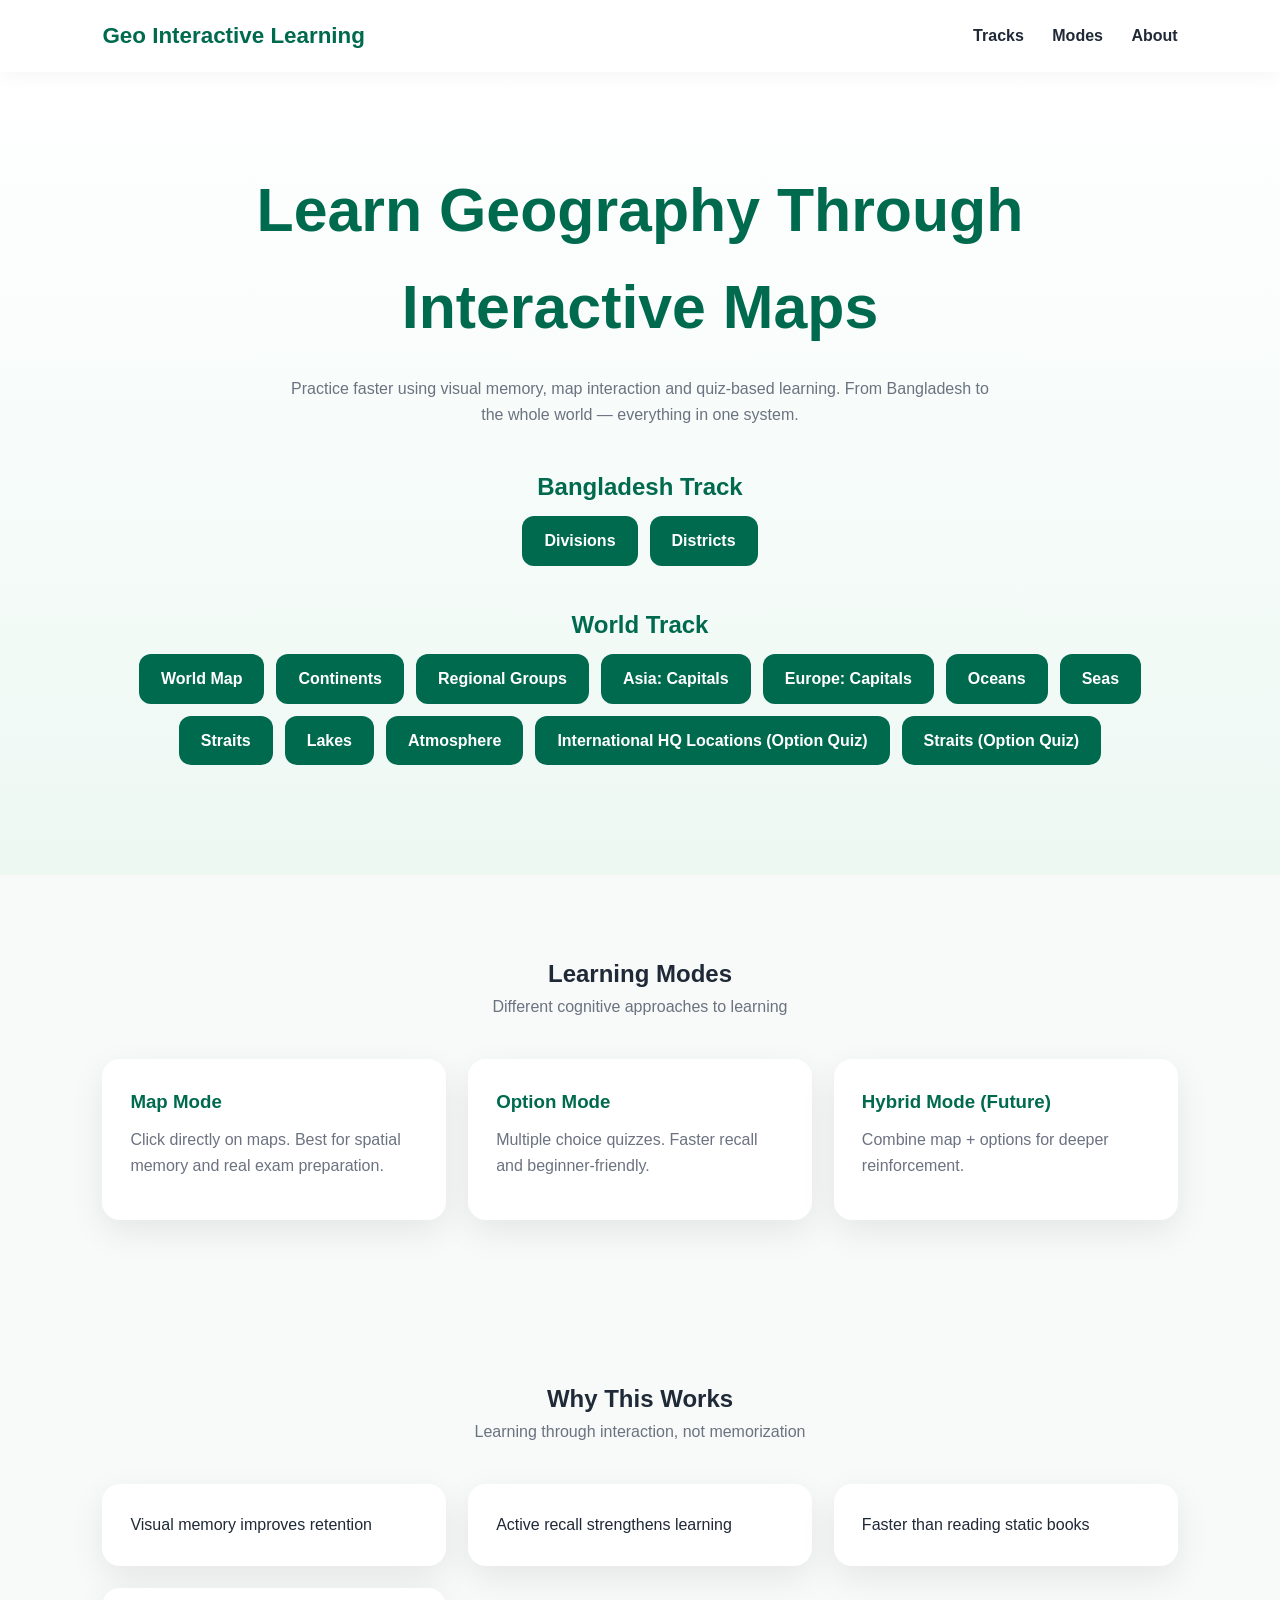
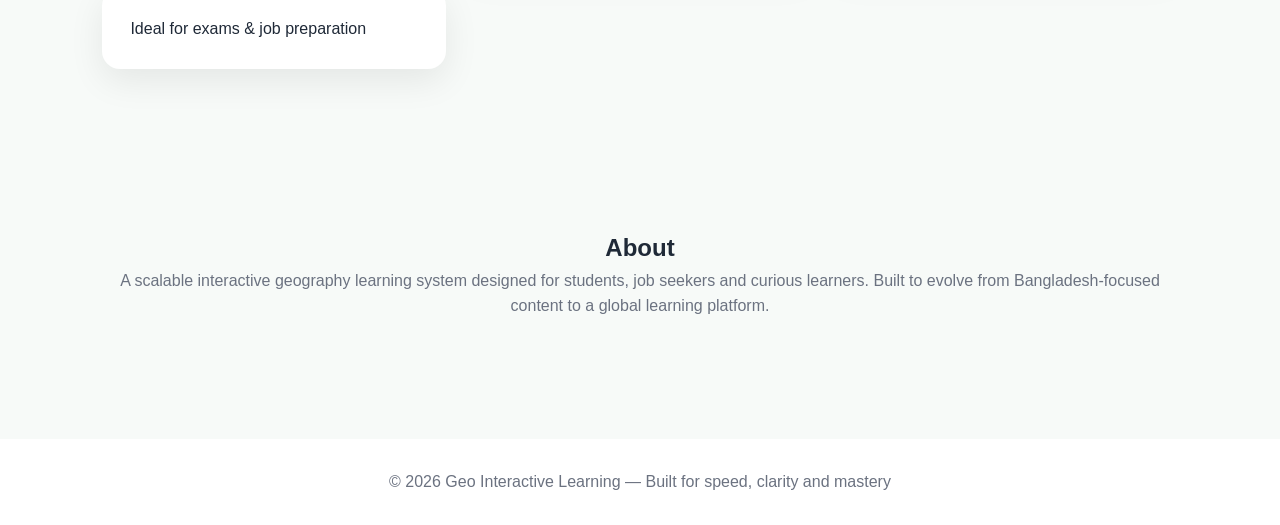
<file: index.html>
<!DOCTYPE html>
<html lang="en">
<head>
  <meta charset="UTF-8" />
  <meta name="viewport" content="width=device-width, initial-scale=1.0">
  <title>Geo Interactive Learning</title>
  <link rel="stylesheet" href="./css/index.css">
</head>

<body>

<header>
  <div class="logo">Geo Interactive Learning</div>
  <nav>
    <a href="#tracks">Tracks</a>
    <a href="#modes">Modes</a>
    <a href="#about">About</a>
  </nav>
</header>

<!-- HERO -->

<section class="hero">
  <h1>Learn Geography Through Interactive Maps</h1>

  <p>
    Practice faster using visual memory, map interaction and quiz-based learning.
    From Bangladesh to the whole world — everything in one system.
  </p>

  <!-- Bangladesh -->
  <div class="hero-group">
    <h2>Bangladesh Track</h2>
    <div class="hero-buttons">
      <a href="pages/divisions.html" class="btn btn-primary">Divisions</a>
      <a href="pages/districts.html" class="btn btn-primary">Districts</a>
    </div>
  </div>

  <!-- World -->
  <div class="hero-group">
    <h2>World Track</h2>
    <div class="hero-buttons">
      <a href="pages/worldMapQuiz.html" class="btn btn-primary">World Map</a>
      <a href="pages/continents.html" class="btn btn-primary">Continents</a>
      <a href="pages/regionalGroupQuiz.html" class="btn btn-primary">Regional Groups</a>
      <a href="https://world-geography-games.com/en/capitals_asia.html" class="btn btn-primary">Asia: Capitals</a>
      <a href="https://world-geography-games.com/en/capitals_europe.html" class="btn btn-primary">Europe: Capitals</a>
      <a href="https://world-geography-games.com/en/world_oceans.html" class="btn btn-primary">Oceans</a>
      <a href="https://world-geography-games.com/en/world_seas.html" class="btn btn-primary">Seas</a>
      <a href="https://world-geography-games.com/en/world_straits.html" class="btn btn-primary">Straits</a>
      <a href="https://world-geography-games.com/en/world_lakes.html" class="btn btn-primary">Lakes</a>
      <a href="https://world-geography-games.com/en/world_atmosphere.html" class="btn btn-primary">Atmosphere</a>
      <a href="pages/int_hq_quiz.html" class="btn btn-primary">International HQ Locations (Option Quiz)</a>
      <a href="pages/straitsQuiz.html" class="btn btn-primary">Straits (Option Quiz)</a>
    </div>
  </div>

  <!-- <div class="hero-buttons">
    <a href="#tracks" class="btn btn-secondary">Explore All</a>
  </div> -->
</section>

<!-- TRACKS -->

<!-- <section class="section" id="tracks">
  <div class="section-title">
    <h2>Learning Tracks</h2>
    <p>Structured by geography scope</p>
  </div>

  <div class="grid">
    <div class="card">
      <h3>Bangladesh Geography</h3>
      <p>Administrative regions, districts and future expansions like rivers and infrastructure.</p>
      <a href="pages/divisions.html">Start →</a>
    </div>

    <div class="card">
      <h3>World Geography</h3>
      <p>Countries, continents, straits, international organizations and global mapping.</p>
      <a href="pages/worldMapQuiz.html">Start →</a>
    </div>
  </div>
</section> -->

<!-- MODES -->

<section class="section" id="modes">
  <div class="section-title">
    <h2>Learning Modes</h2>
    <p>Different cognitive approaches to learning</p>
  </div>

  <div class="grid">
    <div class="card">
      <h3>Map Mode</h3>
      <p>Click directly on maps. Best for spatial memory and real exam preparation.</p>
    </div>

    <div class="card">
      <h3>Option Mode</h3>
      <p>Multiple choice quizzes. Faster recall and beginner-friendly.</p>
    </div>

    <div class="card">
      <h3>Hybrid Mode (Future)</h3>
      <p>Combine map + options for deeper reinforcement.</p>
    </div>
  </div>
</section>

<!-- WHY -->

<section class="section">
  <div class="section-title">
    <h2>Why This Works</h2>
    <p>Learning through interaction, not memorization</p>
  </div>

  <div class="grid">
    <div class="card">Visual memory improves retention</div>
    <div class="card">Active recall strengthens learning</div>
    <div class="card">Faster than reading static books</div>
    <div class="card">Ideal for exams & job preparation</div>
  </div>
</section>

<!-- ABOUT -->

<section class="section" id="about">
  <div class="section-title">
    <h2>About</h2>
    <p>
      A scalable interactive geography learning system designed for students,
      job seekers and curious learners. Built to evolve from Bangladesh-focused
      content to a global learning platform.
    </p>
  </div>
</section>

<footer>
  © 2026 Geo Interactive Learning — Built for speed, clarity and mastery
</footer>

</body>
</html>
</file>
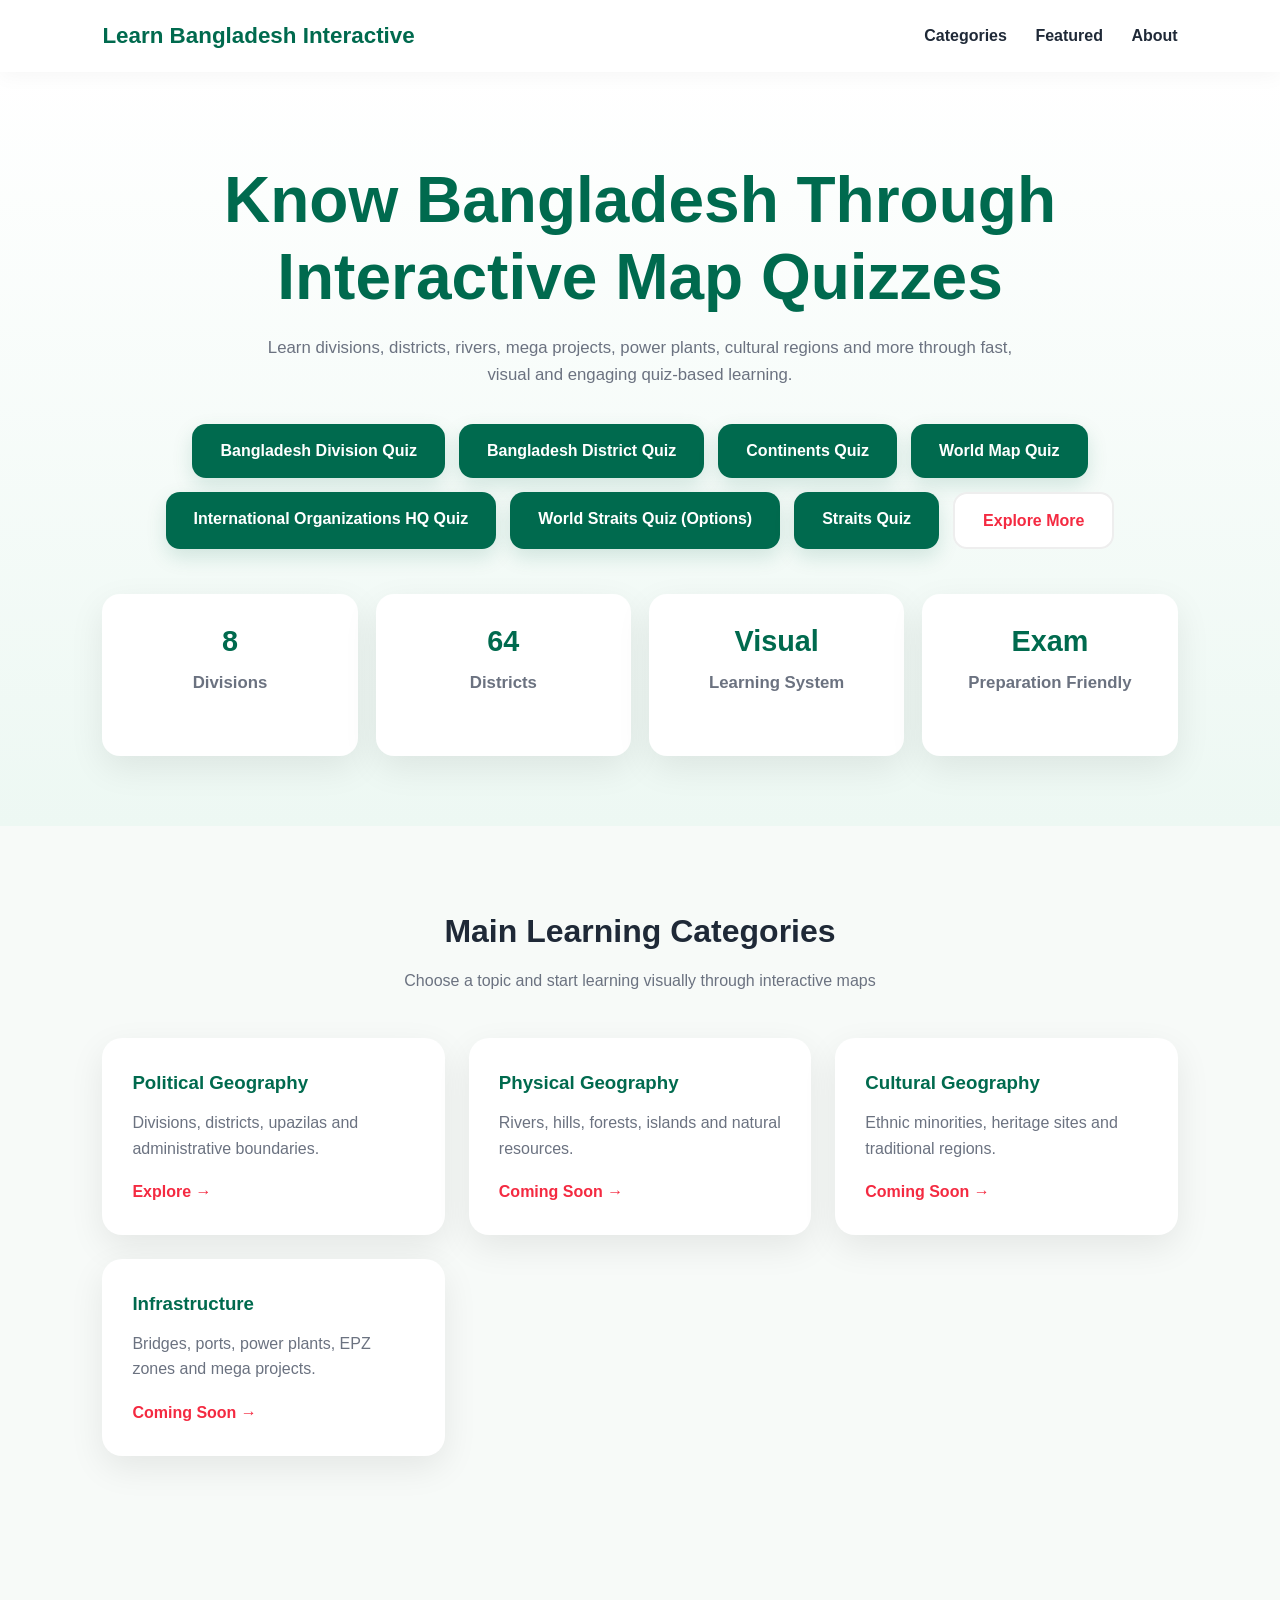
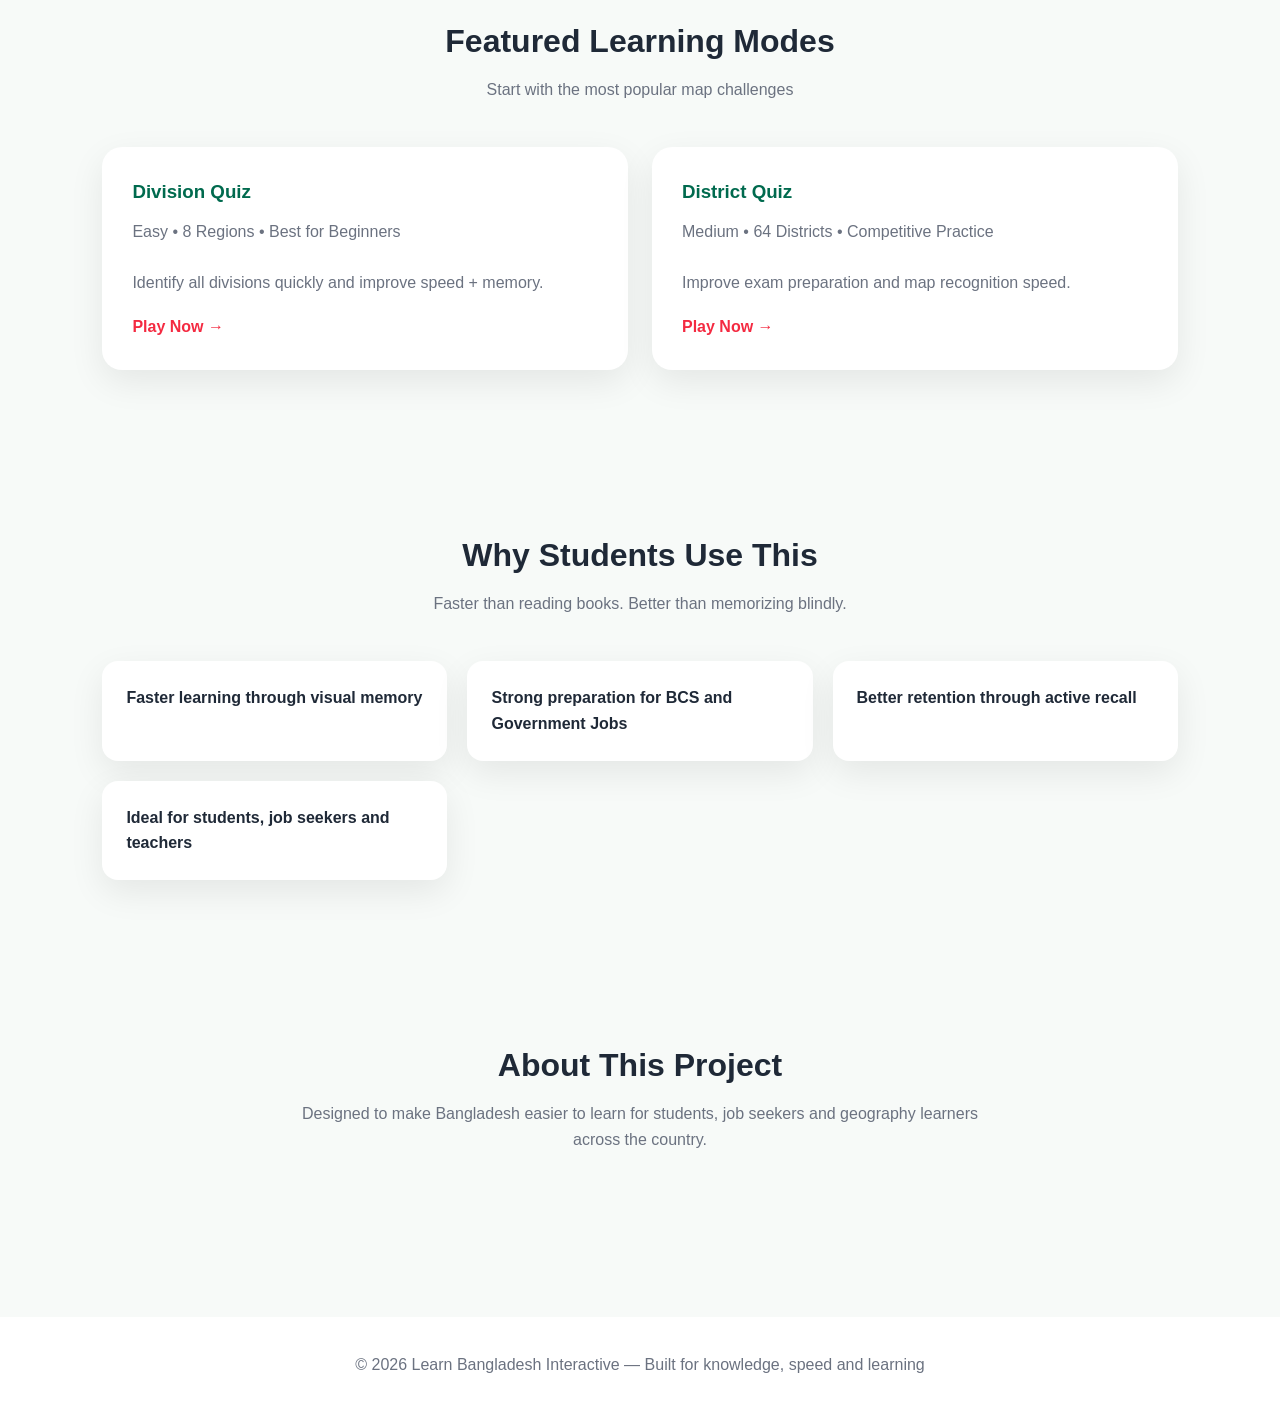
<file: assets/index v1.html>
<!DOCTYPE html>
<html lang="en">
<head>
  <meta charset="UTF-8" />
  <meta name="viewport" content="width=device-width, initial-scale=1.0">
  <title>Learn Bangladesh Interactive</title>

  <style>
    * {
      margin: 0;
      padding: 0;
      box-sizing: border-box;
      font-family: "Segoe UI", sans-serif;
    }

    :root {
      --bd-green: #006a4e;
      --bd-red: #f42a41;
      --light-bg: #f7faf8;
      --card-bg: #ffffff;
      --text-dark: #1f2937;
      --text-light: #6b7280;
      --shadow: 0 12px 35px rgba(0,0,0,0.08);
    }

    body {
      background: var(--light-bg);
      color: var(--text-dark);
      line-height: 1.6;
    }

    /* =========================
       HEADER
    ========================= */

    header {
      background: rgba(255,255,255,0.95);
      backdrop-filter: blur(10px);
      padding: 18px 8%;
      display: flex;
      justify-content: space-between;
      align-items: center;
      position: sticky;
      top: 0;
      z-index: 100;
      box-shadow: 0 4px 20px rgba(0,0,0,0.04);
    }

    .logo {
      font-size: 1.4rem;
      font-weight: 800;
      color: var(--bd-green);
    }

    nav a {
      text-decoration: none;
      color: var(--text-dark);
      margin-left: 24px;
      font-weight: 600;
      transition: 0.2s;
    }

    nav a:hover {
      color: var(--bd-green);
    }

    /* =========================
       HERO SECTION
    ========================= */

    .hero {
      padding: 90px 8% 70px;
      background: linear-gradient(to bottom, #ffffff, #edf8f3);
      text-align: center;
    }

    .hero h1 {
      font-size: clamp(2.2rem, 5vw, 4rem);
      line-height: 1.2;
      margin-bottom: 20px;
      color: var(--bd-green);
      font-weight: 800;
    }

    .hero p {
      max-width: 750px;
      margin: 0 auto 35px;
      font-size: 1.05rem;
      color: var(--text-light);
    }

    .hero-buttons {
      display: flex;
      justify-content: center;
      gap: 14px;
      flex-wrap: wrap;
      margin-bottom: 45px;
    }

    .btn {
      padding: 14px 28px;
      border: none;
      border-radius: 14px;
      font-size: 1rem;
      font-weight: 700;
      text-decoration: none;
      cursor: pointer;
      transition: 0.25s ease;
      display: inline-block;
    }

    .btn:hover {
      transform: translateY(-3px);
    }

    .btn-primary {
      background: var(--bd-green);
      color: white;
      box-shadow: 0 8px 20px rgba(0,106,78,0.15);
    }

    .btn-secondary {
      background: white;
      color: var(--bd-red);
      border: 2px solid #eee;
    }

    /* =========================
       QUICK STATS
    ========================= */

    .stats-strip {
      display: grid;
      grid-template-columns: repeat(auto-fit, minmax(180px, 1fr));
      gap: 18px;
      margin-top: 30px;
    }

    .stat-box {
      background: white;
      border-radius: 18px;
      padding: 24px;
      box-shadow: var(--shadow);
    }

    .stat-box h3 {
      color: var(--bd-green);
      font-size: 1.8rem;
      margin-bottom: 6px;
    }

    .stat-box p {
      color: var(--text-light);
      font-weight: 600;
    }

    /* =========================
       GENERAL SECTION
    ========================= */

    .section {
      padding: 80px 8%;
    }

    .section-title {
      text-align: center;
      margin-bottom: 45px;
    }

    .section-title h2 {
      font-size: 2rem;
      margin-bottom: 10px;
    }

    .section-title p {
      color: var(--text-light);
      max-width: 700px;
      margin: auto;
    }

    /* =========================
       GRID + CARD
    ========================= */

    .grid {
      display: grid;
      grid-template-columns: repeat(auto-fit, minmax(270px, 1fr));
      gap: 24px;
    }

    .card {
      background: var(--card-bg);
      border-radius: 20px;
      padding: 30px;
      box-shadow: var(--shadow);
      transition: 0.25s ease;
    }

    .card:hover {
      transform: translateY(-5px);
    }

    .card h3 {
      color: var(--bd-green);
      margin-bottom: 12px;
    }

    .card p {
      color: var(--text-light);
      margin-bottom: 18px;
    }

    .card a {
      text-decoration: none;
      font-weight: 700;
      color: var(--bd-red);
    }

    /* =========================
       WHY SECTION
    ========================= */

    .why-list {
      display: grid;
      grid-template-columns: repeat(auto-fit, minmax(260px, 1fr));
      gap: 20px;
      margin-top: 30px;
    }

    .why-item {
      background: white;
      border-radius: 16px;
      padding: 24px;
      box-shadow: var(--shadow);
      font-weight: 600;
    }

    /* =========================
       FOOTER
    ========================= */

    footer {
      background: white;
      text-align: center;
      padding: 35px;
      margin-top: 40px;
      color: var(--text-light);
    }

    /* =========================
       MOBILE
    ========================= */

    @media (max-width: 768px) {
      nav {
        display: none;
      }

      .hero {
        padding-top: 70px;
      }

      .hero p {
        font-size: 0.95rem;
      }

      .btn {
        width: 100%;
        max-width: 320px;
      }
    }
  </style>
</head>
<body>

  <!-- HEADER -->

  <header>
    <div class="logo">Learn Bangladesh Interactive</div>

    <nav>
      <a href="#categories">Categories</a>
      <a href="#featured">Featured</a>
      <a href="#about">About</a>
    </nav>
  </header>

  <!-- HERO -->

  <section class="hero">
    <h1>Know Bangladesh Through Interactive Map Quizzes</h1>

    <p>
      Learn divisions, districts, rivers, mega projects, power plants,
      cultural regions and more through fast, visual and engaging quiz-based learning.
    </p>

    <div class="hero-buttons">
      <a href="pages/divisions.html" class="btn btn-primary">
        Bangladesh Division Quiz
      </a>

      <a href="pages/districts.html" class="btn btn-primary">
        Bangladesh District Quiz
      </a>

      <a href="pages/continents.html" class="btn btn-primary">
        Continents Quiz
      </a>

      <a href="pages/worldMapQuiz.html" class="btn btn-primary">
        World Map Quiz
      </a>
      
      <a href="pages/int_hq_quiz.html" class="btn btn-primary">
        International Organizations HQ Quiz
      </a>
      
      <a href="pages/straitsQuiz.html" class="btn btn-primary">
        World Straits Quiz (Options)
      </a>
      
      <a href="https://world-geography-games.com/en/world_straits.html" class="btn btn-primary">
        Straits Quiz
      </a>
      
      <a href="#categories" class="btn btn-secondary">
        Explore More
      </a>
    </div>

    <div class="stats-strip">
      <div class="stat-box">
        <h3>8</h3>
        <p>Divisions</p>
      </div>

      <div class="stat-box">
        <h3>64</h3>
        <p>Districts</p>
      </div>

      <div class="stat-box">
        <h3>Visual</h3>
        <p>Learning System</p>
      </div>

      <div class="stat-box">
        <h3>Exam</h3>
        <p>Preparation Friendly</p>
      </div>
    </div>
  </section>

  <!-- CATEGORIES -->

  <section class="section" id="categories">
    <div class="section-title">
      <h2>Main Learning Categories</h2>
      <p>Choose a topic and start learning visually through interactive maps</p>
    </div>

    <div class="grid">
      <div class="card">
        <h3>Political Geography</h3>
        <p>
          Divisions, districts, upazilas and administrative boundaries.
        </p>
        <a href="pages/divisions.html">Explore →</a>
      </div>

      <div class="card">
        <h3>Physical Geography</h3>
        <p>
          Rivers, hills, forests, islands and natural resources.
        </p>
        <a href="#">Coming Soon →</a>
      </div>

      <div class="card">
        <h3>Cultural Geography</h3>
        <p>
          Ethnic minorities, heritage sites and traditional regions.
        </p>
        <a href="#">Coming Soon →</a>
      </div>

      <div class="card">
        <h3>Infrastructure</h3>
        <p>
          Bridges, ports, power plants, EPZ zones and mega projects.
        </p>
        <a href="#">Coming Soon →</a>
      </div>
    </div>
  </section>

  <!-- FEATURED -->

  <section class="section" id="featured">
    <div class="section-title">
      <h2>Featured Learning Modes</h2>
      <p>Start with the most popular map challenges</p>
    </div>

    <div class="grid">
      <div class="card">
        <h3>Division Quiz</h3>
        <p>
          Easy • 8 Regions • Best for Beginners
          <br><br>
          Identify all divisions quickly and improve speed + memory.
        </p>
        <a href="pages/divisions.html">Play Now →</a>
      </div>

      <div class="card">
        <h3>District Quiz</h3>
        <p>
          Medium • 64 Districts • Competitive Practice
          <br><br>
          Improve exam preparation and map recognition speed.
        </p>
        <a href="pages/districts.html">Play Now →</a>
      </div>
    </div>
  </section>

  <!-- WHY USE -->

  <section class="section">
    <div class="section-title">
      <h2>Why Students Use This</h2>
      <p>
        Faster than reading books. Better than memorizing blindly.
      </p>
    </div>

    <div class="why-list">
      <div class="why-item">
        Faster learning through visual memory
      </div>

      <div class="why-item">
        Strong preparation for BCS and Government Jobs
      </div>

      <div class="why-item">
        Better retention through active recall
      </div>

      <div class="why-item">
        Ideal for students, job seekers and teachers
      </div>
    </div>
  </section>

  <!-- ABOUT -->

  <section class="section" id="about">
    <div class="section-title">
      <h2>About This Project</h2>
      <p>
        Designed to make Bangladesh easier to learn for students,
        job seekers and geography learners across the country.
      </p>
    </div>
  </section>

  <!-- FOOTER -->

  <footer>
    © 2026 Learn Bangladesh Interactive — Built for knowledge, speed and learning
  </footer>

</body>
</html>
</file>
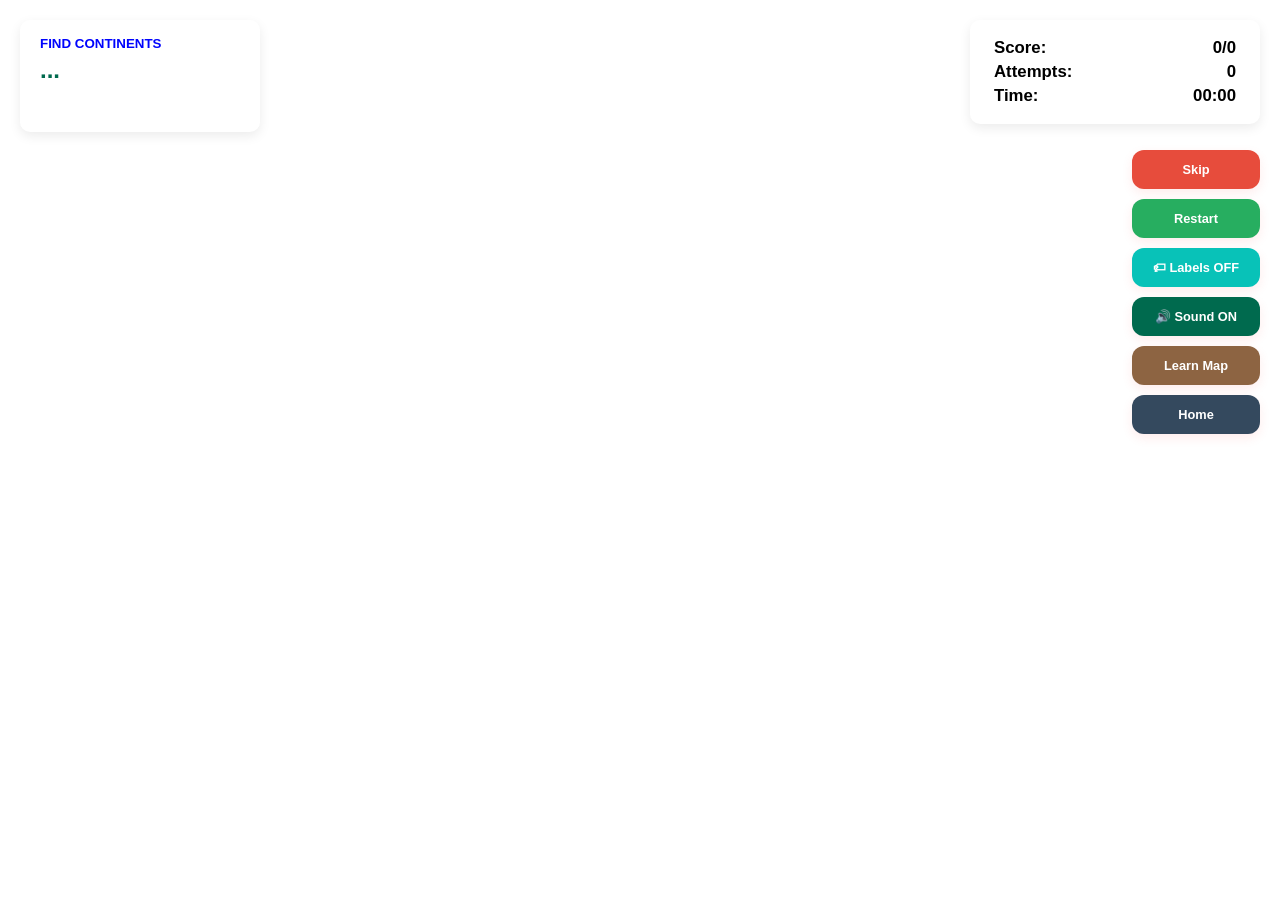
<file: maps/continents.html>
<!DOCTYPE html>
<html lang="en">
<head>
    <meta charset="UTF-8">
    <meta name="viewport" content="width=device-width, initial-scale=1.0">
    <title>BD Map Quiz</title>
    <style>
        :root {
            --bd-green: #006a4e;
            --bd-red: #f42a41;
            --bg-color: #08c2b8;
        }

        body {
            margin: 0; padding: 0;
            width: 100%; height: 100%;
            overflow: hidden;
            font-family: 'Segoe UI', sans-serif;
            /* background: rgb(56, 226, 112); */
        }

        .result-modal {
            display: none;
            position: fixed;
            inset: 0;
            background: rgba(0,0,0,0.45);
            z-index: 999;
            justify-content: center;
            align-items: center;
        }

        .result-card {
            background: white;
            padding: 35px;
            border-radius: 16px;
            width: 350px;
            max-width: 90%;
            text-align: center;
            box-shadow: 0 10px 30px rgba(0,0,0,0.2);
        }

        .result-card h2 {
            margin-top: 0;
            color: var(--bd-green);
        }

        .result-line {
            margin: 12px 0;
            font-size: 1.1rem;
            font-weight: 600;
        }

        /* --- HUD (Fixed Overlays) --- */
        .hud-top {
            position: fixed;
            top: clamp(10px, 2vw, 20px);
            left: clamp(10px, 2vw, 20px);
            right: clamp(10px, 2vw, 20px);

            display: flex;
            justify-content: space-between;
            align-items: flex-start;

            gap: clamp(10px, 2vw, 20px);

            pointer-events: none;
            z-index: 100;
            /* background: #0004fd; */
        }

        .hud-vertical {
            position: fixed;
            right: clamp(10px, 2vw, 20px);
            top: clamp(150px, 12vh, 140px);
            display: flex;
            flex-direction: column;
            gap: 10px;
            z-index: 300;
            max-height: calc(100vh - 120px);

            /* background: #08c2b8; */
        }

        .hud-vertical button {
            width: clamp(90px, 10vw, 140px);
            padding: clamp(8px, 1vw, 12px);
            font-size: clamp(0.75rem, 1vw, 1rem);
            border-radius: 12px;
            cursor: pointer;
            font-weight: bold;
            color: white;
            border: none;
        }

        .card {
            background: white;
            padding: clamp(8px, 1.2vw, 14px) clamp(5px, 1.8vw, 20px);
            border-radius: 10px;
            box-shadow: 0 4px 12px rgba(0,0,0,0.08);
            pointer-events: none;
            max-width: 45vw;
            width: fit-content;
            font-weight: bold;
        }

        .hud-top .card:first-child {
            min-width: clamp(180px, 30vw, 200px);
        }

        #target-name {
            font-size: clamp(1rem, 2.5vw, 1.5rem);
            font-weight: 800;
            color: var(--bd-green);
            margin-top: 4px;
            display: block;
        }

        .stats-area {
            text-align: left;
            font-size: clamp(1.05rem, 1.2vw, 1.2rem);
            min-width: clamp(160px, 22vw, 250px);
            /* background: #111; */
        }

        .stats-row {
            display: flex;
            justify-content: space-between;
            margin: 4px 4px;
            gap: 10px;
            opacity: 1;
            /* background: #111; */
        }

        #status-msg {
            font-weight: bold;
            height: 24px;
            line-height: 24px;
            margin: 5px 0;
            font-size: clamp(1rem, 2vw, 1rem);
            transition: opacity 0.3s;
            opacity: 0;
            text-align: left;
        }

        .btn-group {
            display: flex; 
            gap: 8px; 
            margin-top: 10px; 
            justify-content: flex-end; 
            /* background-color: #f71919; */
        }
        
        button {
            padding: 6px 12px;
            border: none;
            border-radius: 5px;
            box-shadow: 0 4px 12px rgba(241, 4, 4, 0.08);
            cursor: pointer;
            font-weight: bold;
            font-size: 0.8rem;
            
            background-color: #f71919;
        }
  
        .btn-home {
            background: #34495e;
        }
        
        .hud-vertical .btn-sound { background: #006a4e;}
        .hud-vertical .btn-label { background: var(--bg-color);}

        .hud-vertical .btn-skip {
            background: #e74c3c;
        }

        .hud-vertical .btn-restart {
            background: #27ae60;
        }

        .hud-vertical .btn-learn {
            background: #8d6442;
        }

        /* --- MAP CONTAINER --- */
        .map-viewport {
            width: 100vw;
            height: 100vh;
            overflow: hidden;
            display: flex;
            align-items: center;
            justify-content: center;
            cursor: grab;
            user-select: none;
            touch-action: none;
        }

        .map-viewport:active {
            cursor: grabbing;
        }

        svg {
            height: 100%;
            width: 100%;
            max-width: none;
        }

        .map-region path {
            cursor: pointer;
            transition: all 0.25s ease;
            stroke: #ffffff;
            stroke-width: 1.5;
        }

        .map-region:not(.locked):not(.selected):hover path {
            opacity: .4;
        }

        .selected path {
            stroke: #ffb300;
            stroke-width: 3;
            opacity: 1;
        }

        .locked path {
            /* fill: rgb(51, 240, 44) !important; */
            stroke: blueviolet !important;
            opacity: 0.4;
            pointer-events: none;
        }

        .learn-mode .map-region path {
            stroke: #333 !important;
            stroke-width: 2.5;
            opacity: 0.95;
            pointer-events: none;
        }

        .division-label {
            display: none;
            font-size: 30px;
            font-weight: 800;
            fill: #111;
            text-anchor: middle;
            dominant-baseline: middle;
            pointer-events: none;

            /* Better readability */
            paint-order: stroke;
            stroke: white;
            stroke-width: 5px;
            stroke-linejoin: round;
        }

        /* Show labels in learn, normal mode */
        .learn-mode .division-label,
        .show-labels .division-label {
            display: block;
        }

        .map-region path {
            transform-origin: center;
        }

        .map-region:not(.locked):not(.selected):hover path {
            transform: scale(1.01);
        }

        .locked path {
            filter: brightness(1.05);
        }

    </style>
</head>
<body>

    <div id="result-modal" class="result-modal">
        <div class="result-card">
            <h2>QUIZ COMPLETED</h2>

            <div class="result-line">
                Time: <span id="final-time">00:00</span>
            </div>

            <div class="result-line">
                Correct: <span id="final-correct">0</span>
            </div>

            <div class="result-line">
                Attempts: <span id="final-attempts">0</span>
            </div>

            <div class="result-line">
                Skipped: <span id="final-skipped">0</span>
            </div>

            <div class="result-line">
                Accuracy: <span id="final-accuracy">0%</span>
            </div>

            <div class="btn-group" style="justify-content:center; margin-top:20px;">
                <button class="btn-learn" style="background: rgb(30, 245, 48); display: block;" onclick="resetGame()">Play Again</button>
                <button class="btn-back" style="background: rgb(1, 211, 248); display:block;" onclick="toggleMode(true)">Learn Map</button>
            </div>
        </div>
    </div>

    <div class="hud-top">
        <div class="card">
            <small style="color:#0004fd">FIND CONTINENTS</small>
            <span id="target-name">...</span>
            <div id="status-msg">Correct!</div>
        </div>

        <div class="card stats-area">
            <div class="stats-row">
                <span>Score: </span>
                <b id="score">0/0</b>
            </div>

            <div class="stats-row">
                <span>Attempts: </span>
                <b id="attempts">0</b>
            </div>

            <div class="stats-row">
                <span>Time: </span>
                <b id="live-timer">00:00</b>
            </div>
        </div>
    </div>

    <div class="hud-vertical">
        <button class="btn-skip" onclick="skipQuestion()">Skip</button>        
        <button class="btn-restart" onclick="resetGame()">Restart</button>
        <button class="btn-label" id="label-toggle" onclick="toggleLabels()">🏷 Labels OFF</button>
        <button class="btn-sound" id="sound-toggle" onclick="toggleSound()">🔊 Sound ON</button>
        <button class="btn-learn" id="mode-btn" onclick="toggleMode(true)">Learn Map</button>
        <button class="btn-home" 
        onclick="window.location.href='../index.html'">
            Home
        </button>
    </div>

    <div class="map-viewport" id="map-viewport">
        <svg
            viewBox="0 0 1550 2150"
            xmlns="http://www.w3.org/2000/svg"
            id="main-svg"
        >
            <g id="map-layer"></g>
        </svg>
    </div>
    

    <script src="https://d3js.org/d3.v7.min.js"></script>

    <script type="module">
        import { startQuiz } from "../engine/quizEngine.js";
        import { getContinentsMap } from "../maps/continents.js";

        startQuiz({
            mapDataProvider: getContinentsMap,
            sounds: {
                correct: new Audio("../sounds/correct.mp3"),
                wrong: new Audio("../sounds/wrong.mp3"),
                skip: new Audio("../sounds/skip.mp3"),
                victory: new Audio("../sounds/victory.mp3"),
                mode: new Audio("../sounds/mode.mp3")
            }
        });
    </script>
</body>
</html>
</file>
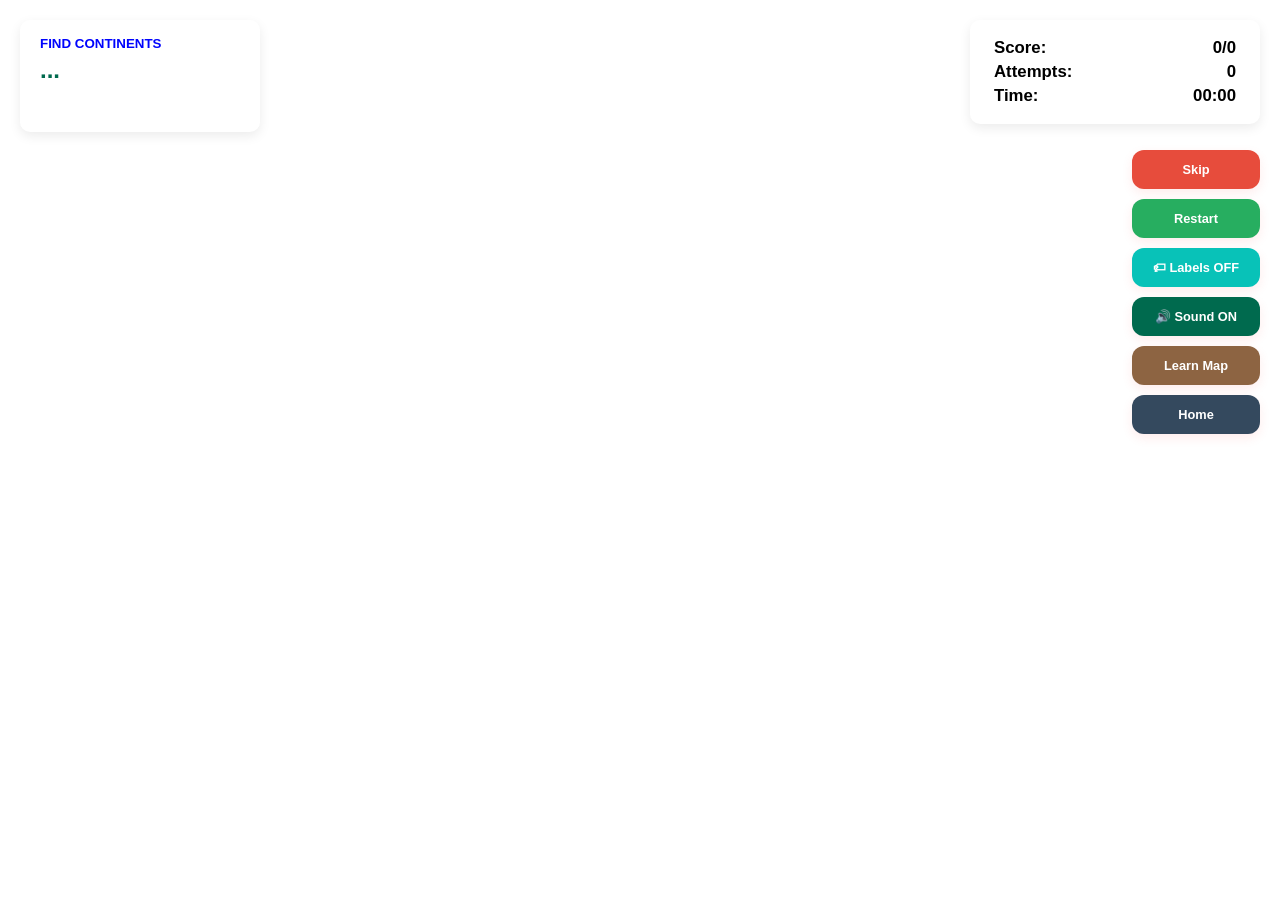
<file: pages/continents.html>
<!DOCTYPE html>
<html lang="en">
<head>
    <meta charset="UTF-8">
    <meta name="viewport" content="width=device-width, initial-scale=1.0">
    <title>BD Map Quiz</title>
    <link rel="stylesheet" href="../css/preloading bar.css">
    <link rel="stylesheet" href="../css/continents.css">
</head>

<body>

    <div id="result-modal" class="result-modal">
        <div class="result-card">
            <h2>QUIZ COMPLETED</h2>

            <div class="result-line">
                Time: <span id="final-time">00:00</span>
            </div>

            <div class="result-line">
                Correct: <span id="final-correct">0</span>
            </div>

            <div class="result-line">
                Attempts: <span id="final-attempts">0</span>
            </div>

            <div class="result-line">
                Skipped: <span id="final-skipped">0</span>
            </div>

            <div class="result-line">
                Accuracy: <span id="final-accuracy">0%</span>
            </div>

            <div class="btn-group" style="justify-content:center; margin-top:20px;">
                <button class="btn-learn" style="background: rgb(30, 245, 48); display: block;" onclick="resetGame()">Play Again</button>
                <button class="btn-back" style="background: rgb(1, 211, 248); display:block;" onclick="toggleMode(true)">Learn Map</button>
            </div>
        </div>
    </div>

    <div class="hud-top">
        <div class="card">
            <small style="color:#0004fd">FIND CONTINENTS</small>
            <span id="target-name">...</span>
            <div id="status-msg">Correct!</div>
        </div>

        <div class="card stats-area">
            <div class="stats-row">
                <span>Score: </span>
                <b id="score">0/0</b>
            </div>

            <div class="stats-row">
                <span>Attempts: </span>
                <b id="attempts">0</b>
            </div>

            <div class="stats-row">
                <span>Time: </span>
                <b id="live-timer">00:00</b>
            </div>
        </div>
    </div>

    <div class="hud-vertical">
        <button class="btn-skip" onclick="skipQuestion()">Skip</button>        
        <button class="btn-restart" onclick="resetGame()">Restart</button>
        <button class="btn-label" id="label-toggle" onclick="toggleLabels()">🏷 Labels OFF</button>
        <button class="btn-sound" id="sound-toggle" onclick="toggleSound()">🔊 Sound ON</button>
        <button class="btn-learn" id="mode-btn" onclick="toggleMode(true)">Learn Map</button>
        <button class="btn-home" 
        onclick="window.location.href='../index.html'">
            Home
        </button>
    </div>

    <div class="map-viewport" id="map-viewport">
        <svg
            viewBox="-2 18 965 925"
            xmlns="http://www.w3.org/2000/svg"
            id="main-svg"
        >
            <g id="map-layer"></g>
        </svg>
    </div>
</body>

<script src="https://d3js.org/d3.v7.min.js"></script>

<script type="module">
    import { startQuiz } from "../engine/quizEngine.js";
    import { getContinentsMap } from "../maps/continents.js";
    import { initLoader } from '../config/preloading bar.js';
    
    initLoader("Loading Continents Map...");

    startQuiz({
        mapDataProvider: getContinentsMap,
        sounds: {
            correct: new Audio("../sounds/correct.mp3"),
            wrong: new Audio("../sounds/wrong.mp3"),
            skip: new Audio("../sounds/skip.mp3"),
            victory: new Audio("../sounds/victory.mp3"),
            mode: new Audio("../sounds/mode.mp3")
        }
    });
</script>
    
</html>
</file>
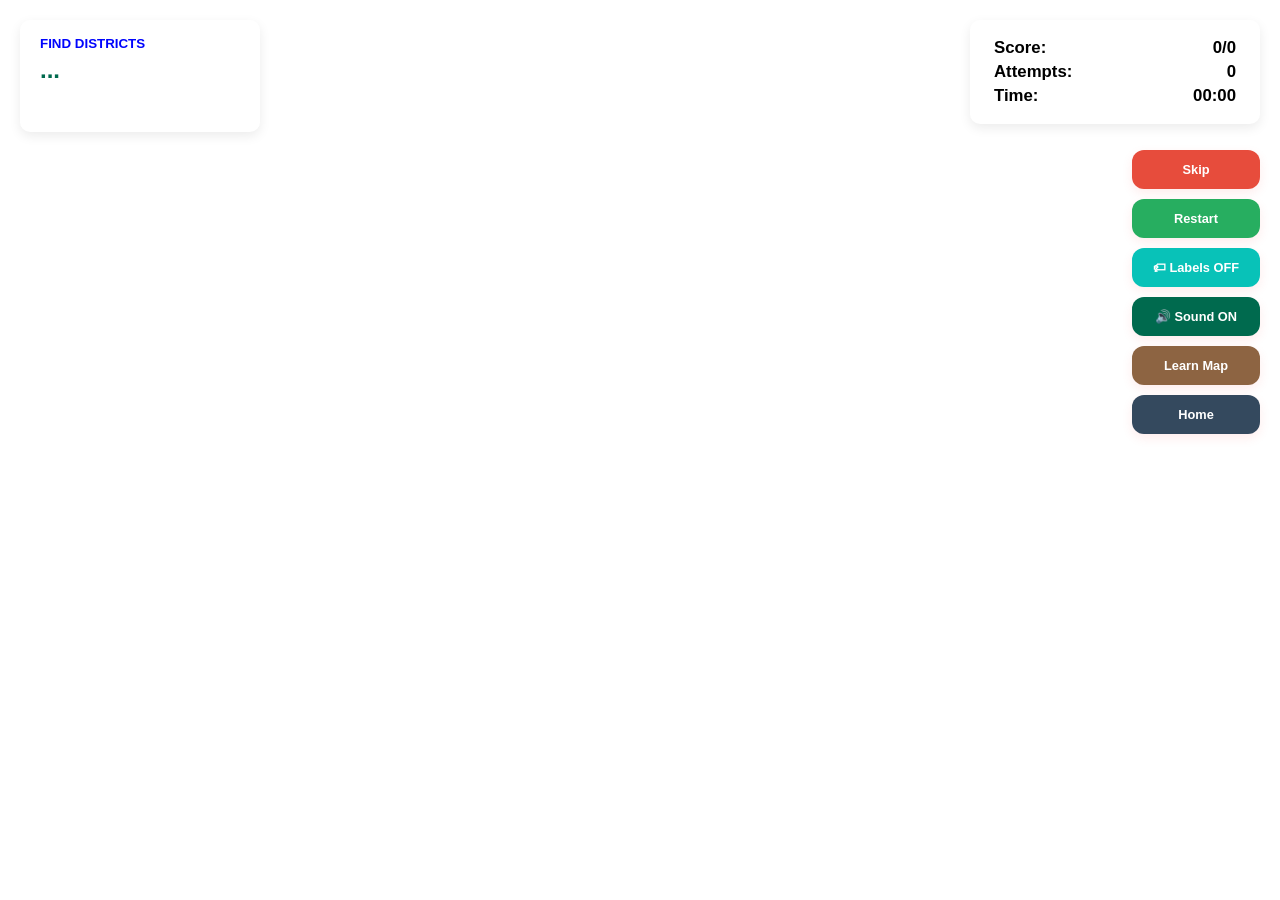
<file: pages/districts.html>
<!DOCTYPE html>
<html lang="en">
<head>
    <meta charset="UTF-8">
    <meta name="viewport" content="width=device-width, initial-scale=1.0">
    <title>BD Map Quiz</title>
    <link rel="stylesheet" href="../css/preloading bar.css">
    <link rel="stylesheet" href="../css/districts.css">
</head>

<body>

    <div id="result-modal" class="result-modal">
        <div class="result-card">
            <h2>QUIZ COMPLETED</h2>

            <div class="result-line">
                Time: <span id="final-time">00:00</span>
            </div>

            <div class="result-line">
                Correct: <span id="final-correct">0</span>
            </div>

            <div class="result-line">
                Attempts: <span id="final-attempts">0</span>
            </div>

            <div class="result-line">
                Skipped: <span id="final-skipped">0</span>
            </div>

            <div class="result-line">
                Accuracy: <span id="final-accuracy">0%</span>
            </div>

            <div class="btn-group" style="justify-content:center; margin-top:20px;">
                <button class="btn-learn" style="background: rgb(30, 245, 48); display: block;" onclick="resetGame()">Play Again</button>
                <button class="btn-back" style="background: rgb(1, 211, 248); display:block;" onclick="toggleMode(true)">Learn Map</button>
            </div>
        </div>
    </div>

    <div class="hud-top">
        <div class="card">
            <small style="color:#0004fd">FIND DISTRICTS</small>
            <span id="target-name">...</span>
            <div id="status-msg">Correct!</div>
        </div>

        <div class="card stats-area">
            <div class="stats-row">
                <span>Score: </span>
                <b id="score">0/0</b>
            </div>

            <div class="stats-row">
                <span>Attempts: </span>
                <b id="attempts">0</b>
            </div>

            <div class="stats-row">
                <span>Time: </span>
                <b id="live-timer">00:00</b>
            </div>
        </div>
    </div>

    <div class="hud-vertical">
        <button class="btn-skip" onclick="skipQuestion()">Skip</button>        
        <button class="btn-restart" onclick="resetGame()">Restart</button>
        <button class="btn-label" id="label-toggle" onclick="toggleLabels()">🏷 Labels OFF</button>
        <button class="btn-sound" id="sound-toggle" onclick="toggleSound()">🔊 Sound ON</button>
        <button class="btn-learn" id="mode-btn" onclick="toggleMode(true)">Learn Map</button>
        <button class="btn-home" 
        onclick="window.location.href='../index.html'">
            Home
        </button>
    </div>

    <div class="map-viewport" id="map-viewport">
        <svg
            viewBox="0 0 1550 2150"
            xmlns="http://www.w3.org/2000/svg"
            id="main-svg"
        >
            <g id="map-layer"></g>
        </svg>
    </div>
</body>

<script src="https://d3js.org/d3.v7.min.js"></script>

<script type="module">
    import { startQuiz } from "../engine/quizEngine.js";
    import { getDistrictsMap } from "../maps/districts.js";
    import { initLoader } from '../config/preloading bar.js';
    
    initLoader("Loading District Map...");

    startQuiz({
        mapDataProvider: getDistrictsMap,
        sounds: {
            correct: new Audio("../sounds/correct.mp3"),
            wrong: new Audio("../sounds/wrong.mp3"),
            skip: new Audio("../sounds/skip.mp3"),
            victory: new Audio("../sounds/victory.mp3"),
            mode: new Audio("../sounds/mode.mp3")
        }
    });
</script>

</html>
</file>
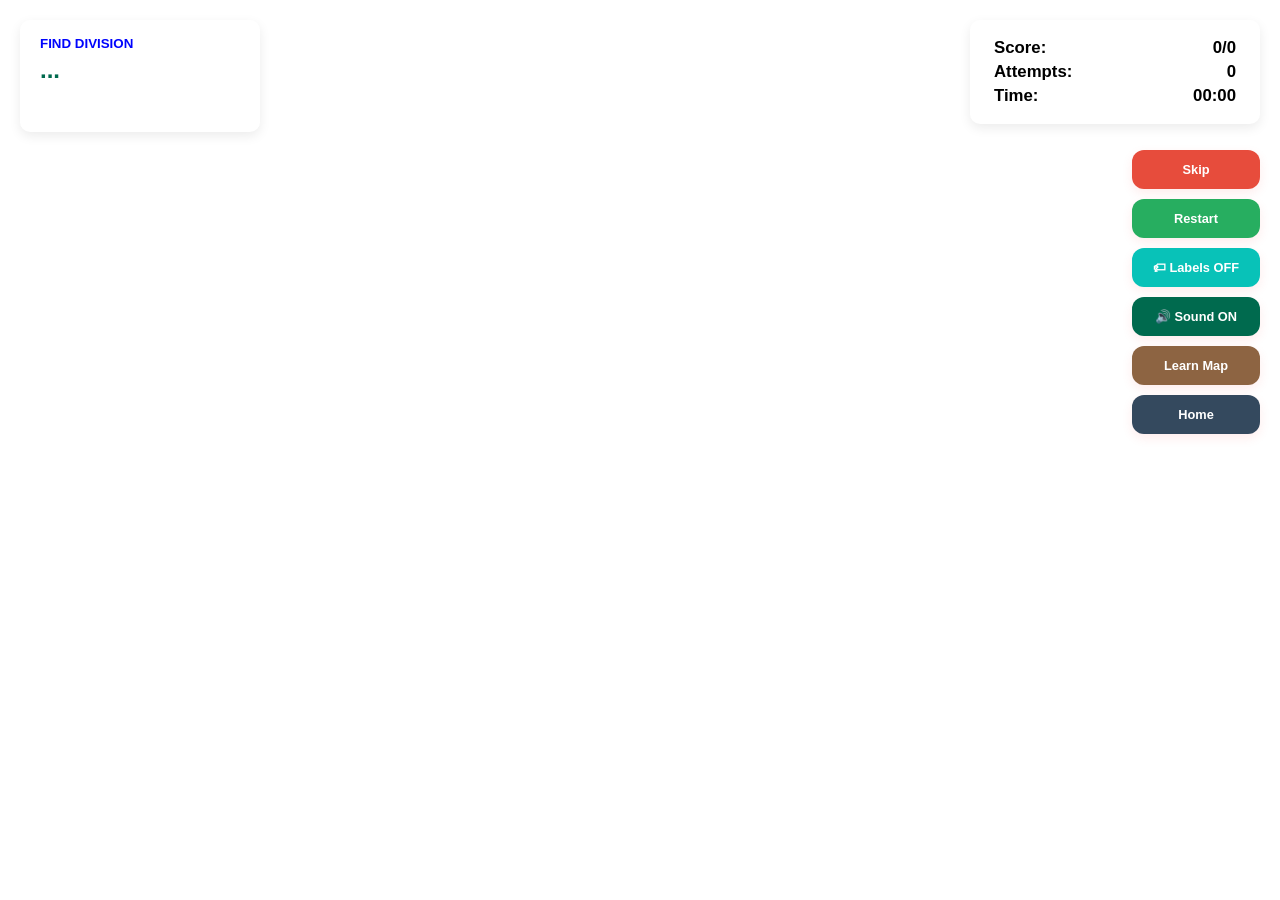
<file: pages/divisions.html>
<!DOCTYPE html>
<html lang="en">
<head>
    <meta charset="UTF-8">
    <meta name="viewport" content="width=device-width, initial-scale=1.0">
    <title>BD Map Quiz</title>
    <link rel="stylesheet" href="../css/preloading bar.css">
    <link rel="stylesheet" href="../css/division.css">
</head>

<body>

    <div id="result-modal" class="result-modal">
        <div class="result-card">
            <h2>QUIZ COMPLETED</h2>

            <div class="result-line">
                Time: <span id="final-time">00:00</span>
            </div>

            <div class="result-line">
                Correct: <span id="final-correct">0</span>
            </div>

            <div class="result-line">
                Attempts: <span id="final-attempts">0</span>
            </div>

            <div class="result-line">
                Skipped: <span id="final-skipped">0</span>
            </div>

            <div class="result-line">
                Accuracy: <span id="final-accuracy">0%</span>
            </div>

            <div class="btn-group" style="justify-content:center; margin-top:20px;">
                <button class="btn-learn" style="background: rgb(30, 245, 48); display: block;" onclick="resetGame()">Play Again</button>
                <button class="btn-back" style="background: rgb(1, 211, 248); display:block;" onclick="toggleMode(true)">Learn Map</button>
            </div>
        </div>
    </div>

    <div class="hud-top">
        <div class="card">
            <small style="color:#0004fd">FIND DIVISION</small>
            <span id="target-name">...</span>
            <div id="status-msg">Correct!</div>
        </div>

        <div class="card stats-area">
            <div class="stats-row">
                <span>Score: </span>
                <b id="score">0/0</b>
            </div>

            <div class="stats-row">
                <span>Attempts: </span>
                <b id="attempts">0</b>
            </div>

            <div class="stats-row">
                <span>Time: </span>
                <b id="live-timer">00:00</b>
            </div>
        </div>
    </div>

    <div class="hud-vertical">
        <button class="btn-skip" onclick="skipQuestion()">Skip</button>        
        <button class="btn-restart" onclick="resetGame()">Restart</button>
        <button class="btn-label" id="label-toggle" onclick="toggleLabels()">🏷 Labels OFF</button>
        <button class="btn-sound" id="sound-toggle" onclick="toggleSound()">🔊 Sound ON</button>
        <button class="btn-learn" id="mode-btn" onclick="toggleMode(true)">Learn Map</button>
        <button class="btn-home" 
        onclick="window.location.href='../index.html'">
            Home
        </button>
    </div>

    <div class="map-viewport" id="map-viewport">
        <svg
            viewBox="0 0 1550 2150"
            xmlns="http://www.w3.org/2000/svg"
            id="main-svg"
        >
            <g id="map-layer"></g>
        </svg>
    </div>
</body>

<script src="https://d3js.org/d3.v7.min.js"></script>

<script type="module">
    import { startQuiz } from "../engine/quizEngine.js";
    import { getDivisionsMap } from "../maps/divisions.js";
    import { initLoader } from '../config/preloading bar.js';
    
    initLoader("Loading Division Map...");

    startQuiz({
        mapDataProvider: getDivisionsMap,
        sounds: {
            correct: new Audio("../sounds/correct.mp3"),
            wrong: new Audio("../sounds/wrong.mp3"),
            skip: new Audio("../sounds/skip.mp3"),
            victory: new Audio("../sounds/victory.mp3"),
            mode: new Audio("../sounds/mode.mp3")
        }
    });
</script>
</html>
</file>
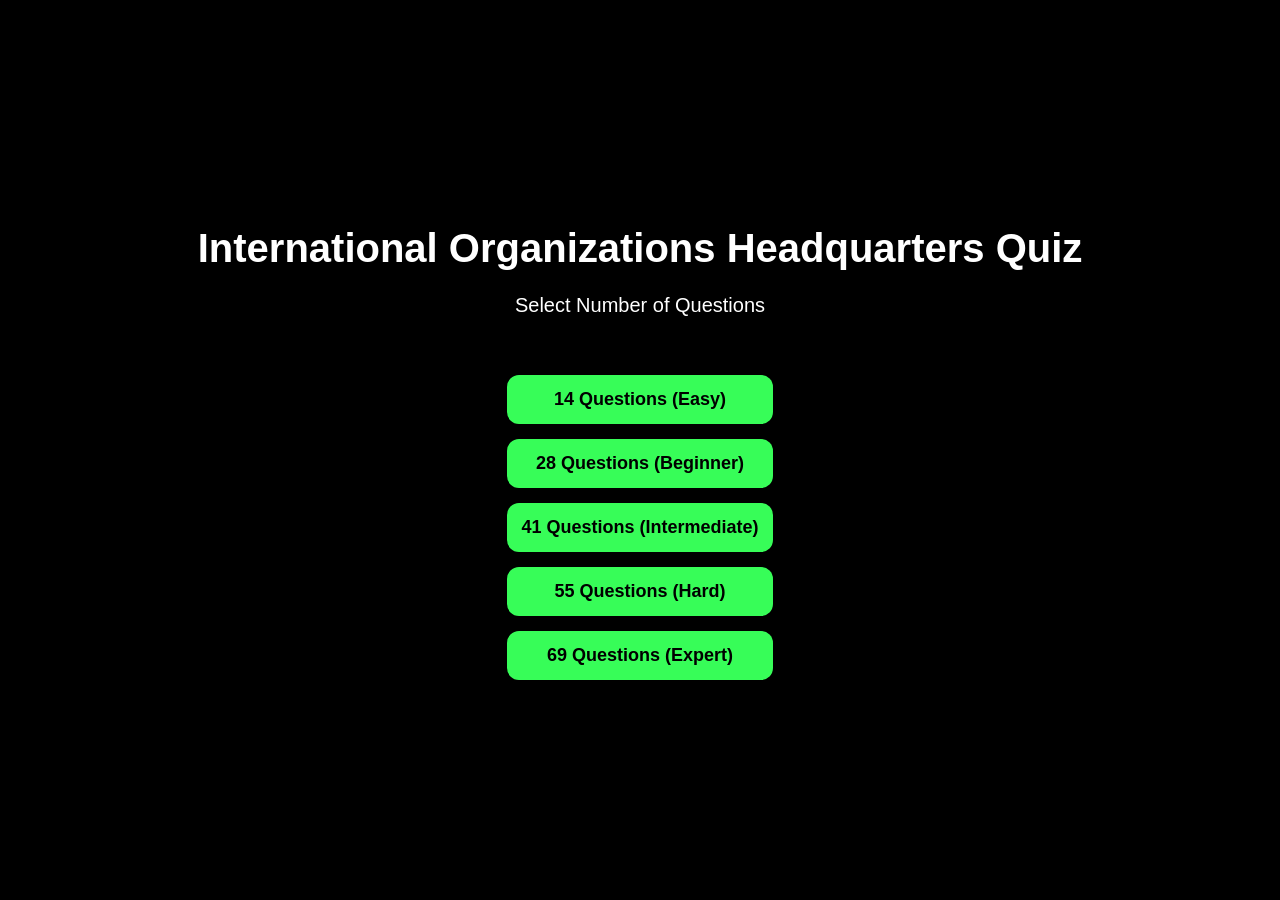
<file: pages/int_hq_quiz.html>
<!DOCTYPE html>
<html lang="en">
<head>
    <meta charset="UTF-8">
    <meta name="viewport" content="width=device-width, initial-scale=1.0">
    <title>International HQ Quiz</title>

    <!-- Main CSS -->
    <link rel="stylesheet" href="../css/straitQuiz.css">
</head>
<body>

    <!-- Back Button -->
    <div class="top-left">
        <a href="#" class="back-btn" onclick="goHome()">← Back to Home</a>
    </div>


    <!-- Scoreboard -->
    <div class="scoreboard">
        <div class="question-count">
            Question: <span id="current-question">0</span>/<span id="total-questions">0</span>
        </div>

        <div class="score">
            Score: <span id="score">0</span>
        </div>

        <div class="timer">
            Time: <span id="timer">00:00</span>
        </div>
    </div>


    <!-- Progress Bar -->
    <div class="progress-container">
        <div class="progress-bar" id="progress-bar"></div>
    </div>


    <!-- Click Anywhere to Start Overlay -->
    <div class="start-overlay" id="start-overlay">

        <h1>International Organizations Headquarters Quiz</h1>
        <p>Select Number of Questions</p>

        <div class="start-options">
            <div class="start-options" id="start-options"></div>
        </div>

    </div>

    <!-- Main Quiz Container -->
    <div class="quiz-container">

        <!-- Question Box -->
        <div class="question-box">
            <h2 id="question-text">
                Question
            </h2>
        </div>


        <!-- Options Container -->
        <div class="options-container" id="options-container">

            <button class="option-btn">Option 1</button>
            <button class="option-btn">Option 2</button>
            <button class="option-btn">Option 3</button>
            <button class="option-btn">Option 4</button>

        </div>


        <!-- Navigation Buttons -->
        <div class="navigation-buttons">
            <button id="next-btn">Next Question →</button>
        </div>

    </div>


    <!-- Final Victory Card -->
    <div class="result-card" id="result-card">

        <h2>Quiz Completed!</h2>

        <p>
            Final Score:
            <span id="final-score">0</span>
        </p>

        <p>
            Accuracy:
            <span id="accuracy">0%</span>
        </p>

        <p>
            Time Taken:
            <span id="final-time">00:00</span>
        </p>

        <button onclick="location.reload()">
            Restart Quiz
        </button>

        <a href="../index.html">
            <button>Back to Home</button>
        </a>

        <!-- <a href="#" class="back-btn" onclick="goHome()">← Back to Home</a> -->
    

    </div>

</body>

<!-- JS Files -->
<script src="../config/int_hq_quiz_data.js"></script>
<script src="../engine/int_hq_quiz_engine.js"></script>

</html>
</file>
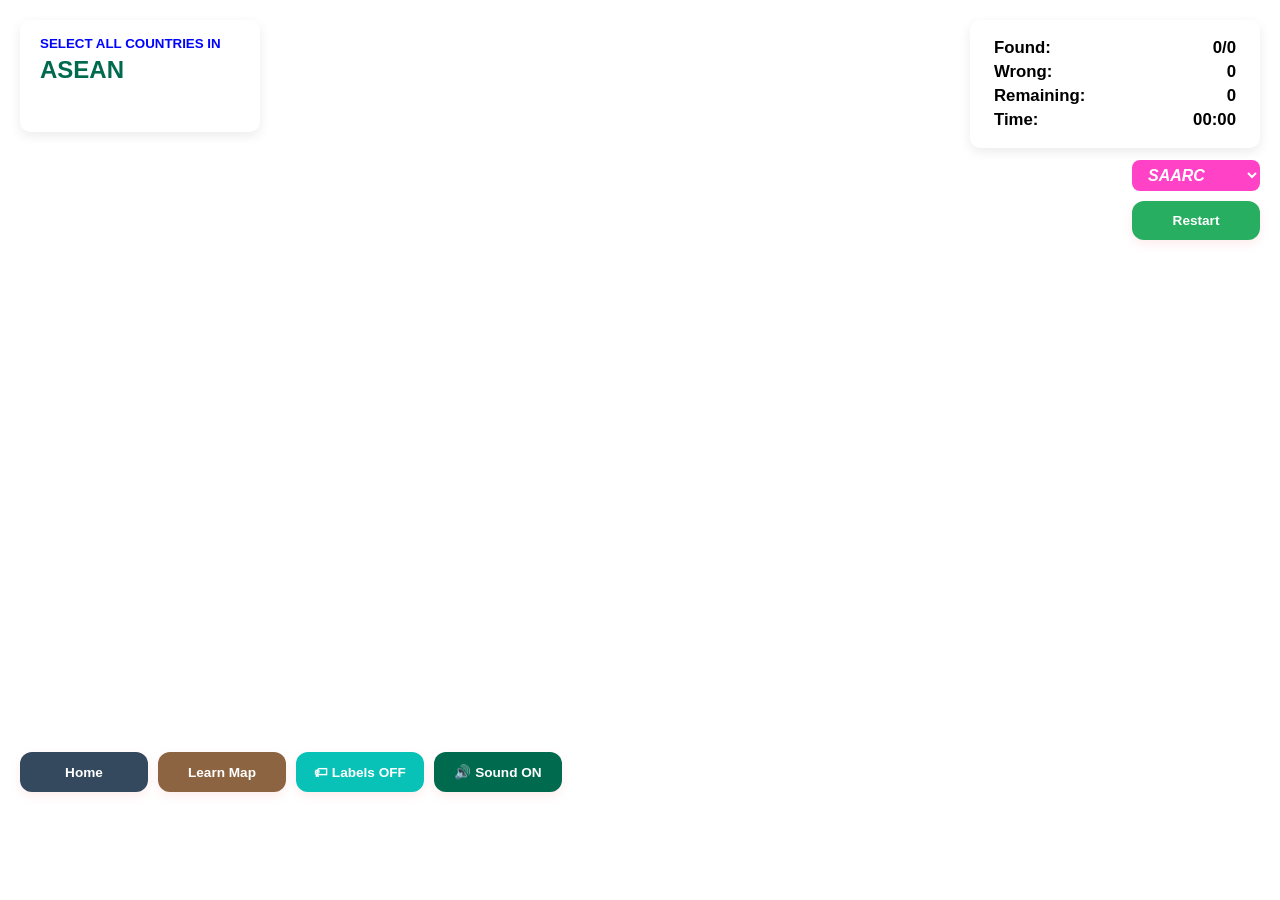
<file: pages/regionalGroupQuiz.html>
<!DOCTYPE html>
<html lang="en">

<head>
    <meta charset="UTF-8" />
    <meta name="viewport" content="width=device-width, initial-scale=1.0" />

    <title>Regional Groups Quiz</title>

    <link rel="stylesheet" href="../css/regionalGroup.css">

    <link rel="stylesheet" href="../css/preloading bar.css">
</head>

<body>

    <!-- RESULT MODAL -->
    <div id="result-modal" class="result-modal">
        <div class="result-card">

            <h2>GROUP COMPLETED</h2>

            <div class="result-line">
                Group:
                <span id="final-group">ASEAN</span>
            </div>

            <div class="result-line">
                Time:
                <span id="final-time">00:00</span>
            </div>

            <div class="result-line">
                Found:
                <span id="final-correct">0</span>
            </div>

            <div class="result-line">
                Wrong:
                <span id="final-attempts">0</span>
            </div>

            <div class="result-line">
                Accuracy:
                <span id="final-accuracy">0%</span>
            </div>

            <div class="btn-group" style="justify-content:center; margin-top:20px;">

                <button class="btn-learn" style="background:#1ef530;" onclick="resetGame()">

                    Play Again
                </button>

                <button class="btn-back" id="mode-btn" style="background:#01d3f8;" onclick="toggleMode()">

                    Learn Map
                </button>

            </div>
        </div>
    </div>

    <!-- TOP HUD -->
    <div class="hud-top">

        <div class="card">

            <small style="color:#0004fd">
                SELECT ALL COUNTRIES IN
            </small>

            <span id="target-name">
                ASEAN
            </span>

            <div id="status-msg">
                Correct!
            </div>

        </div>

        <div class="card stats-area">

            <div class="stats-row">
                <span>Found:</span>
                <b id="score">0/0</b>
            </div>

            <div class="stats-row">
                <span>Wrong:</span>
                <b id="attempts">0</b>
            </div>

            <div class="stats-row">
                <span>Remaining:</span>
                <b id="remaining-count">0</b>
            </div>

            <div class="stats-row">
                <span>Time:</span>
                <b id="live-timer">00:00</b>
            </div>

        </div>
    </div>

    <!-- RIGHT HUD -->
    <div class="hud-vertical">

        <!-- ONLY GROUP SELECTOR -->
        <select id="group-selector" onchange="changeGroup(this.value)">

            <optgroup label="Asia">

                <option value="saarc">SAARC</option>
                <option value="asean">ASEAN</option>

            </optgroup>

            <optgroup label="Global">

                <option value="g20">G20</option>
                <option value="brics">BRICS</option>
                <option value="nato">NATO</option>

            </optgroup>

        </select>

        <button class="btn-restart" onclick="resetGame()">

            Restart
        </button>

    </div>

    <!-- BOTTOM HUD -->
    <div class="hud-horizontal">

        <button class="btn-sound" id="sound-toggle" onclick="toggleSound()">

            🔊 Sound ON
        </button>

        <button class="btn-label" id="label-toggle" onclick="toggleLabels()">

            🏷 Labels OFF
        </button>

        <button class="btn-learn" id="mode-btn" onclick="toggleMode()">

            Learn Map
        </button>

        <button class="btn-home" onclick="window.location.href='../index.html'">

            Home
        </button>

    </div>

    <!-- WORLD MAP -->
    <div class="map-viewport" id="map-viewport">

        <svg viewBox="0 0 2000 857" xmlns="http://www.w3.org/2000/svg" id="main-svg">

            <g id="map-layer"></g>

        </svg>

    </div>

</body>

<!-- PRELOADER -->
<script type="module">
    import { initLoader }
        from '../config/preloading bar.js';

    initLoader();
</script>

<!-- GROUP ONLY (NO MAP SWITCHING) -->
<script>
    window.changeGroup = function (groupName) {
        const params = new URLSearchParams(window.location.search);

        params.set("group", groupName);

        window.location.search = params.toString();
    };
</script>

<script src="https://d3js.org/d3.v7.min.js"></script>

<!-- ENGINE INIT -->
<script type="module">

    import { getWorldMap }
        from "../maps/worldMapQuiz.js";

    import { startRegionalQuiz }
        from "../engine/regionalQuizEngine.js";

    const params =
        new URLSearchParams(window.location.search);

    const selectedGroup =
        params.get("group") || "saarc";

    document.getElementById("group-selector").value =
        selectedGroup;

    startRegionalQuiz({
        mapDataProvider: getWorldMap, // ONLY WORLD MAP
        selectedGroup,
        sounds: {
            correct: new Audio("../sounds/correct.mp3"),
            wrong: new Audio("../sounds/wrong.mp3"),
            victory: new Audio("../sounds/victory.mp3"),
            mode: new Audio("../sounds/mode.mp3")
        }
    });

</script>

</html>
</file>
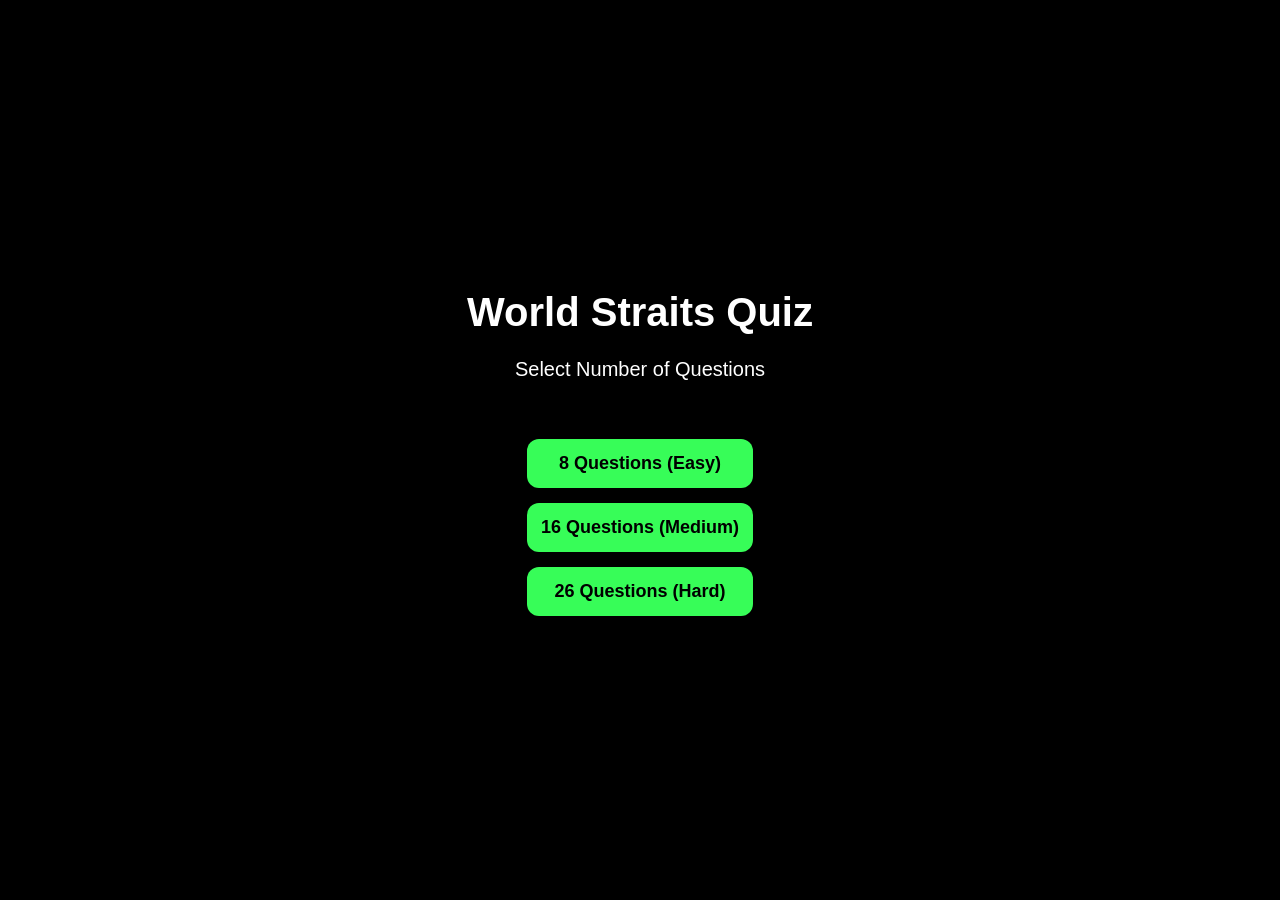
<file: pages/straitsQuiz.html>
<!DOCTYPE html>
<html lang="en">
<head>
    <meta charset="UTF-8">
    <meta name="viewport" content="width=device-width, initial-scale=1.0">
    <title>World Straits Quiz</title>

    <!-- Main CSS -->
    <link rel="stylesheet" href="../css/straitQuiz.css">
</head>
<body>

    <!-- Back Button -->
    <div class="top-left">
        <a href="#" class="back-btn" onclick="goHome()">← Back to Home</a>
    </div>


    <!-- Scoreboard -->
    <div class="scoreboard">
        <div class="question-count">
            Question: <span id="current-question">0</span>/<span id="total-questions">0</span>
        </div>

        <div class="score">
            Score: <span id="score">0</span>
        </div>

        <div class="timer">
            Time: <span id="timer">00:00</span>
        </div>
    </div>


    <!-- Progress Bar -->
    <div class="progress-container">
        <div class="progress-bar" id="progress-bar"></div>
    </div>


    <!-- Click Anywhere to Start Overlay -->
    <div class="start-overlay" id="start-overlay">

        <h1>World Straits Quiz</h1>
        <p>Select Number of Questions</p>

        <div class="start-options">
            <div class="start-options" id="start-options"></div>
        </div>

    </div>

    <!-- Main Quiz Container -->
    <div class="quiz-container">

        <!-- Question Box -->
        <div class="question-box">
            <h2 id="question-text">
                Question
            </h2>
        </div>


        <!-- Options Container -->
        <div class="options-container" id="options-container">

            <button class="option-btn">Option 1</button>
            <button class="option-btn">Option 2</button>
            <button class="option-btn">Option 3</button>
            <button class="option-btn">Option 4</button>

        </div>


        <!-- Navigation Buttons -->
        <div class="navigation-buttons">
            <button id="next-btn">Next Question →</button>
        </div>

    </div>


    <!-- Final Victory Card -->
    <div class="result-card" id="result-card">

        <h2>Quiz Completed!</h2>

        <p>
            Final Score:
            <span id="final-score">0</span>
        </p>

        <p>
            Accuracy:
            <span id="accuracy">0%</span>
        </p>

        <p>
            Time Taken:
            <span id="final-time">00:00</span>
        </p>

        <button onclick="location.reload()">
            Restart Quiz
        </button>

        <a href="../index.html">
            <button>Back to Home</button>
        </a>

        <!-- <a href="#" class="back-btn" onclick="goHome()">← Back to Home</a> -->
    

    </div>

</body>

<!-- JS Files -->
<script src="../config/straitsData.js"></script>
<script src="../engine/straitsQuizEngine.js"></script>

</html>
</file>
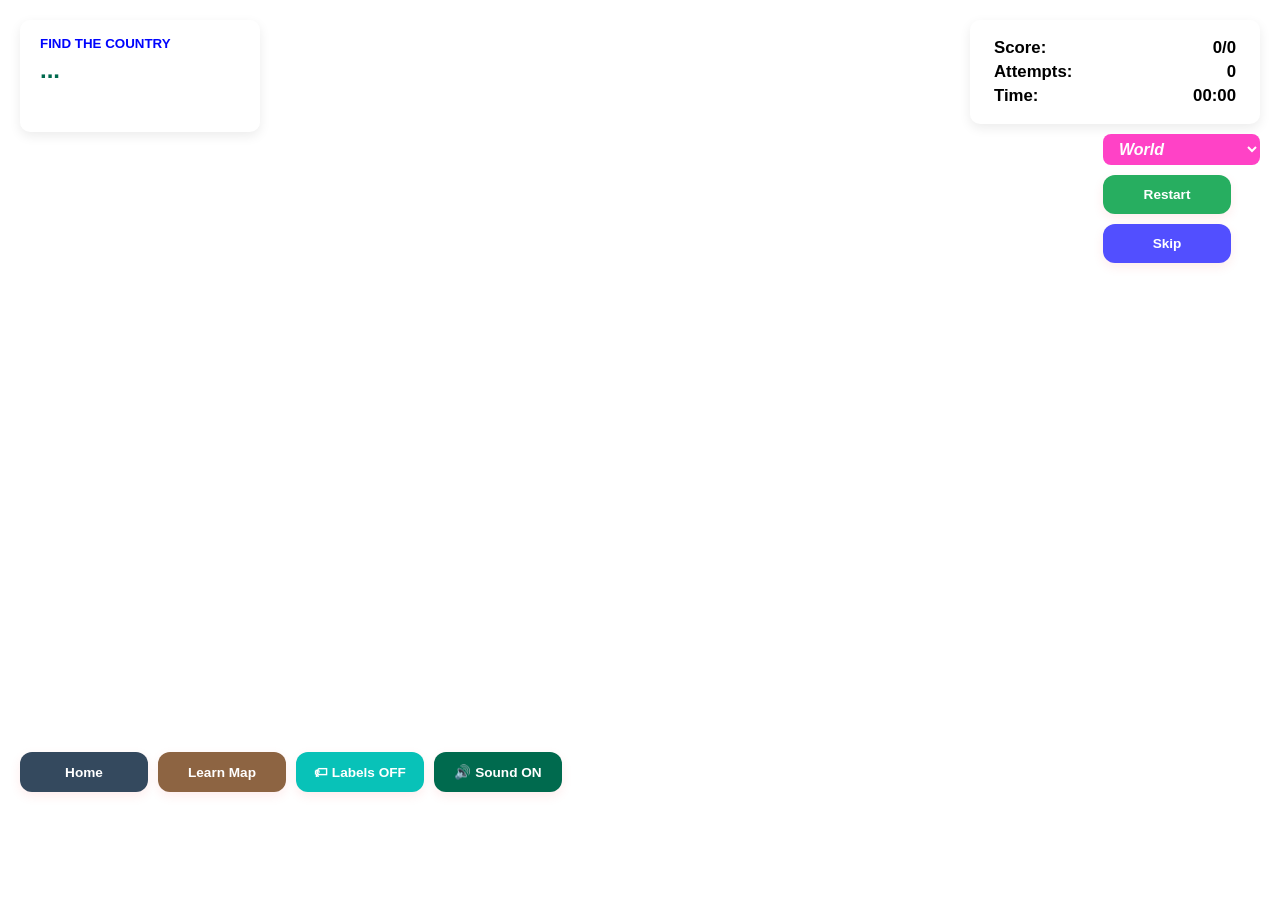
<file: pages/worldMapQuiz.html>
<!DOCTYPE html>
<html lang="en">
<head>
    <meta charset="UTF-8">
    <meta name="viewport" content="width=device-width, initial-scale=1.0">
    <title>World Map Quiz</title>
    <link rel="stylesheet" href="../css/worldMapQuiz.css">
    <link rel="stylesheet" href="../css/preloading bar.css">
</head>
<body>
    <div id="result-modal" class="result-modal">
        <div class="result-card">
            <h2>QUIZ COMPLETED</h2>

            <div class="result-line">
                Time: <span id="final-time">00:00</span>
            </div>

            <div class="result-line">
                Correct: <span id="final-correct">0</span>
            </div>

            <div class="result-line">
                Attempts: <span id="final-attempts">0</span>
            </div>

            <div class="result-line">
                Skipped: <span id="final-skipped">0</span>
            </div>

            <div class="result-line">
                Accuracy: <span id="final-accuracy">0%</span>
            </div>

            <div class="btn-group" style="justify-content:center; margin-top:20px;">
                <button class="btn-learn" style="background: rgb(30, 245, 48); display: block;" onclick="resetGame()">Play Again</button>
                <button class="btn-back" style="background: rgb(1, 211, 248); display:block;" onclick="toggleMode(true)">Learn Map</button>
            </div>
        </div>
    </div>

    <div class="hud-top">
        <div class="card">
            <small style="color:#0004fd">FIND THE COUNTRY</small>
            <span id="target-name">...</span>
            <div id="status-msg">Correct!</div>
        </div>

        <div class="card stats-area">
            <div class="stats-row">
                <span>Score: </span>
                <b id="score">0/0</b>
            </div>

            <div class="stats-row">
                <span>Attempts: </span>
                <b id="attempts">0</b>
            </div>

            <div class="stats-row">
                <span>Time: </span>
                <b id="live-timer">00:00</b>
            </div>
        </div>
    </div>

    <div class="hud-vertical">
        <select id="map-selector" onchange="changeMap(this.value)">
            <!-- <option value="contents">Continents</option> -->
            <option value="world">World</option>
            <option value="asia">Asia</option>
            <option value="europe">Europe</option>
            <option value="africa">Africa</option>
            <option value="northAmerica">North America</option>
            <option value="southAmerica">South America</option>
            <option value="oceania">Oceania</option>
        </select>
        <button class="btn-restart" onclick="resetGame()">Restart</button>
        <button class="btn-skip" onclick="skipQuestion()">Skip</button>        
    </div>

    <div class="hud-horizontal">
        <button class="btn-sound" id="sound-toggle" onclick="toggleSound()">🔊 Sound ON</button>
        <button class="btn-label" id="label-toggle" onclick="toggleLabels()">🏷 Labels OFF</button>
        <button class="btn-learn" id="mode-btn" onclick="toggleMode(true)">Learn Map</button>
        <button class="btn-home" 
        onclick="window.location.href='../index.html'">
            Home
        </button>
    </div>

    <div class="map-viewport" id="map-viewport">
        <svg
            viewBox="0 0 2000 857"
            xmlns="http://www.w3.org/2000/svg"
            id="main-svg"
        >
            <g id="map-layer"></g>
        </svg>
    </div>
</body>

    <script type="module">
        import { initLoader } from '../config/preloading bar.js';
        initLoader();
    </script>    

    <script>
        window.changeMap = function(mapName) {
            window.location.href = `worldMapQuiz.html?map=${mapName}`;
        };
    </script>

    <script src="https://d3js.org/d3.v7.min.js"></script>

    <script type="module">
        import { startQuiz } from "../engine/quizEngine.js";
        import {
            getWorldMap,
            getAsiaMap,
            getEuropeMap,
            getAfricaMap,
            getNorthAmericaMap,
            getSouthAmericaMap,
            getOceaniaMap
        } from "../maps/worldMapQuiz.js";


        const params = new URLSearchParams(window.location.search);
        const selectedMap = params.get("map") || "world";
        document.getElementById("map-selector").value = selectedMap;

        const mapFunctions = {
            world: getWorldMap,
            asia: getAsiaMap,
            europe: getEuropeMap,
            africa: getAfricaMap,
            northAmerica: getNorthAmericaMap,
            southAmerica: getSouthAmericaMap,
            oceania: getOceaniaMap
        };

        const mapProvider =
        mapFunctions[selectedMap] || getWorldMap;

        startQuiz({
            mapDataProvider: mapProvider,
            sounds: {
                correct: new Audio("../sounds/correct.mp3"),
                wrong: new Audio("../sounds/wrong.mp3"),
                skip: new Audio("../sounds/skip.mp3"),
                victory: new Audio("../sounds/victory.mp3"),
                mode: new Audio("../sounds/mode.mp3")
            }
        });
    </script>
</html>
</file>
<file: css/index.css>
* {
    margin: 0;
    padding: 0;
    box-sizing: border-box;
    font-family: "Segoe UI", sans-serif;
}

:root {
    --primary: #006a4e;
    --accent: #f42a41;
    --light-bg: #f7faf8;
    --card-bg: #ffffff;
    --text-dark: #1f2937;
    --text-light: #6b7280;
    --shadow: 0 12px 35px rgba(0,0,0,0.08);
}

body {
    background: var(--light-bg);
    color: var(--text-dark);
    line-height: 1.6;
}

header {
    background: rgba(255,255,255,0.95);
    backdrop-filter: blur(10px);
    padding: 18px 8%;
    display: flex;
    justify-content: space-between;
    align-items: center;
    position: sticky;
    top: 0;
    z-index: 100;
    box-shadow: 0 4px 20px rgba(0,0,0,0.04);
}

.logo {
    font-size: 1.4rem;
    font-weight: 800;
    color: var(--primary);
}

nav a {
    text-decoration: none;
    color: var(--text-dark);
    margin-left: 24px;
    font-weight: 600;
}

nav a:hover {
    color: var(--primary);
}

/* HERO */

.hero {
    padding: 90px 8% 70px;
    text-align: center;
    background: linear-gradient(to bottom, #ffffff, #edf8f3);
}

.hero h1 {
    font-size: clamp(2.2rem, 5vw, 3.8rem);
    color: var(--primary);
    margin-bottom: 20px;
}

.hero p {
    max-width: 720px;
    margin: 0 auto 40px;
    color: var(--text-light);
}

.hero-group {
    margin-bottom: 40px;
}

.hero-group h2 {
    margin-bottom: 10px;
    color: var(--primary);
    /* font-size: larger; */
}

.hero-group h3 {
    margin-bottom: 10px;
    color: var(--primary);
    /* font-size: larger; */
}

.hero-buttons {
    display: flex;
    justify-content: center;
    flex-wrap: wrap;
    gap: 12px;
}

.btn {
    padding: 12px 22px;
    border-radius: 12px;
    font-weight: 700;
    text-decoration: none;
    transition: 0.2s;
    display: inline-block;
}

.btn-primary {
    background: var(--primary);
    color: white;
}

.btn-secondary {
    border: 2px solid #ddd;
    color: var(--accent);
    background: white;
}

.btn:hover {
    transform: translateY(-2px);
    background: blueviolet;
}

/* SECTION */

.section {
    padding: 80px 8%;
}

.section-title {
    text-align: center;
    margin-bottom: 40px;
}

.section-title p {
    color: var(--text-light);
}

/* GRID */

.grid {
    display: grid;
    grid-template-columns: repeat(auto-fit, minmax(260px, 1fr));
    gap: 22px;
}

.card {
    background: white;
    padding: 28px;
    border-radius: 18px;
    box-shadow: var(--shadow);
    transition: 0.25s;
}

.card:hover {
    transform: translateY(-5px);
    /* color: aqua; */
}

.card h3 {
    color: var(--primary);
    margin-bottom: 10px;
}

.card p {
    color: var(--text-light);
    margin-bottom: 14px;
}

.card a {
    color: var(--accent);
    font-weight: 700;
    text-decoration: none;
}

footer {
    text-align: center;
    padding: 30px;
    background: white;
    color: var(--text-light);
}

@media (max-width: 768px) {
    nav { display: none; }
}
</file>
<file: css/preloading bar.css>
/* Preloading bar */
#preloader {
    position: fixed;
    top: 0; left: 0;
    width: 100vw; height: 100vh;
    background-color: #08c2b8; /* Matches your --bg-color */
    display: flex;
    justify-content: center;
    align-items: center;
    z-index: 9999; /* Stays above everything */
    transition: opacity 0.5s ease;
}

.loader-content {
    text-align: center;
    color: white;
    width: 300px;
}

.loader-track {
    width: 100%;
    height: 10px;
    background: rgba(255, 255, 255, 0.3);
    border-radius: 5px;
    overflow: hidden;
    margin-top: 15px;
}

#loader-bar {
    width: 0%;
    height: 100%;
    background: white;
    box-shadow: 0 0 10px white;
    /* Simulated animation until the page is actually ready */
    animation: loading-sim 2s forwards ease-in-out;
}

@keyframes loading-sim {
    0% { width: 0%; }
    50% { width: 70%; }
    100% { width: 90%; } /* Pauses at 90% until page loads */
}

#loader-percentage {
    font-size: 2rem;
    font-weight: bold;
    margin-bottom: 10px;
    color: white;
    font-variant-numeric: tabular-nums; /* Prevents text jumping */
}

.fade-out {
    opacity: 0;
    pointer-events: none;
}
</file>
<file: css/continents.css>
:root {
    --bd-green: #006a4e;
    --bd-red: #f42a41;
    --bg-color: #08c2b8;
}

body {
    margin: 0; padding: 0;
    width: 100%; height: 100%;
    overflow: hidden;
    font-family: 'Segoe UI', sans-serif;
    /* background: rgb(56, 226, 112); */
}

.result-modal {
    display: none;
    position: fixed;
    inset: 0;
    background: rgba(0,0,0,0.45);
    z-index: 999;
    justify-content: center;
    align-items: center;
}

.result-card {
    background: white;
    padding: 35px;
    border-radius: 16px;
    width: 350px;
    max-width: 90%;
    text-align: center;
    box-shadow: 0 10px 30px rgba(0,0,0,0.2);
}

.result-card h2 {
    margin-top: 0;
    color: var(--bd-green);
}

.result-line {
    margin: 12px 0;
    font-size: 1.1rem;
    font-weight: 600;
}

/* --- HUD (Fixed Overlays) --- */
.hud-top {
    position: fixed;
    top: clamp(10px, 2vw, 20px);
    left: clamp(10px, 2vw, 20px);
    right: clamp(10px, 2vw, 20px);

    display: flex;
    justify-content: space-between;
    align-items: flex-start;

    gap: clamp(10px, 2vw, 20px);

    pointer-events: none;
    z-index: 100;
    /* background: #0004fd; */
}

.hud-vertical {
    position: fixed;
    right: clamp(10px, 2vw, 20px);
    top: clamp(150px, 12vh, 140px);
    display: flex;
    flex-direction: column;
    gap: 10px;
    z-index: 300;
    max-height: calc(100vh - 120px);

    /* background: #08c2b8; */
}

.hud-vertical button {
    width: clamp(90px, 10vw, 140px);
    padding: clamp(8px, 1vw, 12px);
    font-size: clamp(0.75rem, 1vw, 1rem);
    border-radius: 12px;
    cursor: pointer;
    font-weight: bold;
    color: white;
    border: none;
}

.card {
    background: white;
    padding: clamp(8px, 1.2vw, 14px) clamp(5px, 1.8vw, 20px);
    border-radius: 10px;
    box-shadow: 0 4px 12px rgba(0,0,0,0.08);
    pointer-events: none;
    max-width: 45vw;
    width: fit-content;
    font-weight: bold;
}

.hud-top .card:first-child {
    min-width: clamp(180px, 30vw, 200px);
}

#target-name {
    font-size: clamp(1rem, 2.5vw, 1.5rem);
    font-weight: 800;
    color: var(--bd-green);
    margin-top: 4px;
    display: block;
}

.stats-area {
    text-align: left;
    font-size: clamp(1.05rem, 1.2vw, 1.2rem);
    min-width: clamp(160px, 22vw, 250px);
    /* background: #111; */
}

.stats-row {
    display: flex;
    justify-content: space-between;
    margin: 4px 4px;
    gap: 10px;
    opacity: 1;
    /* background: #111; */
}

#status-msg {
    font-weight: bold;
    height: 24px;
    line-height: 24px;
    margin: 5px 0;
    font-size: clamp(1rem, 2vw, 1rem);
    transition: opacity 0.3s;
    opacity: 0;
    text-align: left;
}

.btn-group {
    display: flex; 
    gap: 8px; 
    margin-top: 10px; 
    justify-content: flex-end; 
    /* background-color: #f71919; */
}

button {
    padding: 6px 12px;
    border: none;
    border-radius: 5px;
    box-shadow: 0 4px 12px rgba(241, 4, 4, 0.08);
    cursor: pointer;
    font-weight: bold;
    font-size: 0.8rem;
    
    background-color: #f71919;
}

.btn-home {
    background: #34495e;
}

.hud-vertical .btn-sound { background: #006a4e;}
.hud-vertical .btn-label { background: var(--bg-color);}

.hud-vertical .btn-skip {
    background: #e74c3c;
}

.hud-vertical .btn-restart {
    background: #27ae60;
}

.hud-vertical .btn-learn {
    background: #8d6442;
}

/* --- MAP CONTAINER --- */
.map-viewport {
    width: 100vw;
    height: 100vh;
    overflow: hidden;
    display: flex;
    align-items: center;
    justify-content: center;
    cursor: grab;
    user-select: none;
    touch-action: none;
}

.map-viewport:active {
    cursor: grabbing;
}

svg {
    height: 100%;
    width: 100%;
    max-width: none;
}

.map-region path {
    cursor: pointer;
    transition: all 0.25s ease;
    stroke: #ffffff;
    stroke-width: 1.5;
}

.map-region:not(.locked):not(.selected):hover path {
    opacity: .4;
}

.selected path {
    stroke: #ffb300;
    stroke-width: 3;
    opacity: 1;
}

.locked path {
    /* fill: rgb(51, 240, 44) !important; */
    stroke: blueviolet !important;
    opacity: 0.4;
    pointer-events: none;
}

.learn-mode .map-region path {
    stroke: #333 !important;
    stroke-width: 2.5;
    opacity: 0.95;
    pointer-events: none;
}

.division-label {
    display: none;
    font-size: 30px;
    font-weight: 800;
    fill: #111;
    text-anchor: middle;
    dominant-baseline: middle;
    pointer-events: none;

    /* Better readability */
    paint-order: stroke;
    stroke: white;
    stroke-width: 5px;
    stroke-linejoin: round;
}

/* Show labels in learn, normal mode */
.learn-mode .division-label,
.show-labels .division-label {
    display: block;
}

.map-region path {
    transform-origin: center;
}

.map-region:not(.locked):not(.selected):hover path {
    transform: scale(1.01);
}

.locked path {
    filter: brightness(1.05);
}
</file>
<file: css/districts.css>
:root {
    --bd-green: #006a4e;
    --bd-red: #f42a41;
    --bg-color: #08c2b8;
}

body {
    margin: 0; padding: 0;
    width: 100%; height: 100%;
    overflow: hidden;
    font-family: 'Segoe UI', sans-serif;
    /* background: rgb(56, 226, 112); */
}

.result-modal {
    display: none;
    position: fixed;
    inset: 0;
    background: rgba(0,0,0,0.45);
    z-index: 999;
    justify-content: center;
    align-items: center;
}

.result-card {
    background: white;
    padding: 35px;
    border-radius: 16px;
    width: 350px;
    max-width: 90%;
    text-align: center;
    box-shadow: 0 10px 30px rgba(0,0,0,0.2);
}

.result-card h2 {
    margin-top: 0;
    color: var(--bd-green);
}

.result-line {
    margin: 12px 0;
    font-size: 1.1rem;
    font-weight: 600;
}

/* --- HUD (Fixed Overlays) --- */
.hud-top {
    position: fixed;
    top: clamp(10px, 2vw, 20px);
    left: clamp(10px, 2vw, 20px);
    right: clamp(10px, 2vw, 20px);

    display: flex;
    justify-content: space-between;
    align-items: flex-start;

    gap: clamp(10px, 2vw, 20px);

    pointer-events: none;
    z-index: 100;
    /* background: #0004fd; */
}

.hud-vertical {
    position: fixed;
    right: clamp(10px, 2vw, 20px);
    top: clamp(150px, 12vh, 140px);
    display: flex;
    flex-direction: column;
    gap: 10px;
    z-index: 300;
    max-height: calc(100vh - 120px);

    /* background: #08c2b8; */
}

.hud-vertical button {
    width: clamp(90px, 10vw, 140px);
    padding: clamp(8px, 1vw, 12px);
    font-size: clamp(0.75rem, 1vw, 1rem);
    border-radius: 12px;
    cursor: pointer;
    font-weight: bold;
    color: white;
    border: none;
}

.card {
    background: white;
    padding: clamp(8px, 1.2vw, 14px) clamp(5px, 1.8vw, 20px);
    border-radius: 10px;
    box-shadow: 0 4px 12px rgba(0,0,0,0.08);
    pointer-events: none;
    max-width: 45vw;
    width: fit-content;
    font-weight: bold;
}

.hud-top .card:first-child {
    min-width: clamp(180px, 30vw, 200px);
}

#target-name {
    font-size: clamp(1rem, 2.5vw, 1.5rem);
    font-weight: 800;
    color: var(--bd-green);
    margin-top: 4px;
    display: block;
}

.stats-area {
    text-align: left;
    font-size: clamp(1.05rem, 1.2vw, 1.2rem);
    min-width: clamp(160px, 22vw, 250px);
    /* background: #111; */
}

.stats-row {
    display: flex;
    justify-content: space-between;
    margin: 4px 4px;
    gap: 10px;
    opacity: 1;
    /* background: #111; */
}

#status-msg {
    font-weight: bold;
    height: 24px;
    line-height: 24px;
    margin: 5px 0;
    font-size: clamp(1rem, 2vw, 1rem);
    transition: opacity 0.3s;
    opacity: 0;
    text-align: left;
}

.btn-group {
    display: flex; 
    gap: 8px; 
    margin-top: 10px; 
    justify-content: flex-end; 
    /* background-color: #f71919; */
}

button {
    padding: 6px 12px;
    border: none;
    border-radius: 5px;
    box-shadow: 0 4px 12px rgba(241, 4, 4, 0.08);
    cursor: pointer;
    font-weight: bold;
    font-size: 0.8rem;
    
    background-color: #f71919;
}

.btn-home {
    background: #34495e;
}

.hud-vertical .btn-sound { background: #006a4e;}
.hud-vertical .btn-label { background: var(--bg-color);}

.hud-vertical .btn-skip {
    background: #e74c3c;
}

.hud-vertical .btn-restart {
    background: #27ae60;
}

.hud-vertical .btn-learn {
    background: #8d6442;
}

/* --- MAP CONTAINER --- */
.map-viewport {
    width: 100vw;
    height: 100vh;
    overflow: hidden;
    display: flex;
    align-items: center;
    justify-content: center;
    cursor: grab;
    user-select: none;
    touch-action: none;
}

.map-viewport:active {
    cursor: grabbing;
}

svg {
    height: 100%;
    width: 100%;
    max-width: none;
}

.map-region path {
    cursor: pointer;
    transition: all 0.25s ease;
    stroke: #ffffff;
    stroke-width: 1.5;
}

.map-region:not(.locked):not(.selected):hover path {
    opacity: .4;
}

.selected path {
    stroke: #ffb300;
    stroke-width: 3;
    opacity: 1;
}

.locked path {
    /* fill: rgb(51, 240, 44) !important; */
    stroke: blueviolet !important;
    opacity: 0.4;
    pointer-events: none;
}

.learn-mode .map-region path {
    stroke: #333 !important;
    stroke-width: 2.5;
    opacity: 0.95;
    pointer-events: none;
}

.division-label {
    display: none;
    font-size: 30px;
    font-weight: 800;
    fill: #111;
    text-anchor: middle;
    dominant-baseline: middle;
    pointer-events: none;

    /* Better readability */
    paint-order: stroke;
    stroke: white;
    stroke-width: 5px;
    stroke-linejoin: round;
}

/* Show labels in learn, normal mode */
.learn-mode .division-label,
.show-labels .division-label {
    display: block;
}

.map-region path {
    transform-origin: center;
}

.map-region:not(.locked):not(.selected):hover path {
    transform: scale(1.01);
}

.locked path {
    filter: brightness(1.05);
}
</file>
<file: css/division.css>
:root {
    --bd-green: #006a4e;
    --bd-red: #f42a41;
    --bg-color: #08c2b8;
}

body {
    margin: 0; padding: 0;
    width: 100%; height: 100%;
    overflow: hidden;
    font-family: 'Segoe UI', sans-serif;
    /* background: rgb(56, 226, 112); */
}

.result-modal {
    display: none;
    position: fixed;
    inset: 0;
    background: rgba(0,0,0,0.45);
    z-index: 999;
    justify-content: center;
    align-items: center;
}

.result-card {
    background: white;
    padding: 35px;
    border-radius: 16px;
    width: 350px;
    max-width: 90%;
    text-align: center;
    box-shadow: 0 10px 30px rgba(0,0,0,0.2);
}

.result-card h2 {
    margin-top: 0;
    color: var(--bd-green);
}

.result-line {
    margin: 12px 0;
    font-size: 1.1rem;
    font-weight: 600;
}

/* --- HUD (Fixed Overlays) --- */
.hud-top {
    position: fixed;
    top: clamp(10px, 2vw, 20px);
    left: clamp(10px, 2vw, 20px);
    right: clamp(10px, 2vw, 20px);

    display: flex;
    justify-content: space-between;
    align-items: flex-start;

    gap: clamp(10px, 2vw, 20px);

    pointer-events: none;
    z-index: 100;
    /* background: #0004fd; */
}

.hud-vertical {
    position: fixed;
    right: clamp(10px, 2vw, 20px);
    top: clamp(150px, 12vh, 140px);
    display: flex;
    flex-direction: column;
    gap: 10px;
    z-index: 300;
    max-height: calc(100vh - 120px);

    /* background: #08c2b8; */
}

.hud-vertical button {
    width: clamp(90px, 10vw, 140px);
    padding: clamp(8px, 1vw, 12px);
    font-size: clamp(0.75rem, 1vw, 1rem);
    border-radius: 12px;
    cursor: pointer;
    font-weight: bold;
    color: white;
    border: none;
}

.card {
    background: white;
    padding: clamp(8px, 1.2vw, 14px) clamp(5px, 1.8vw, 20px);
    border-radius: 10px;
    box-shadow: 0 4px 12px rgba(0,0,0,0.08);
    pointer-events: none;
    max-width: 45vw;
    width: fit-content;
    font-weight: bold;
}

.hud-top .card:first-child {
    min-width: clamp(180px, 30vw, 200px);
}

#target-name {
    font-size: clamp(1rem, 2.5vw, 1.5rem);
    font-weight: 800;
    color: var(--bd-green);
    margin-top: 4px;
    display: block;
}

.stats-area {
    text-align: left;
    font-size: clamp(1.05rem, 1.2vw, 1.2rem);
    min-width: clamp(160px, 22vw, 250px);
    /* background: #111; */
}

.stats-row {
    display: flex;
    justify-content: space-between;
    margin: 4px 4px;
    gap: 10px;
    opacity: 1;
    /* background: #111; */
}

#status-msg {
    font-weight: bold;
    height: 24px;
    line-height: 24px;
    margin: 5px 0;
    font-size: clamp(1rem, 2vw, 1rem);
    transition: opacity 0.3s;
    opacity: 0;
    text-align: left;
}

.btn-group {
    display: flex; 
    gap: 8px; 
    margin-top: 10px; 
    justify-content: flex-end; 
    /* background-color: #f71919; */
}

button {
    padding: 6px 12px;
    border: none;
    border-radius: 5px;
    box-shadow: 0 4px 12px rgba(241, 4, 4, 0.08);
    cursor: pointer;
    font-weight: bold;
    font-size: 0.8rem;
    
    background-color: #06c4e6;
}

.btn-home {
    background: #34495e;
}


.hud-vertical .btn-sound { background: #006a4e;}
.hud-vertical .btn-label { background: var(--bg-color);}

.hud-vertical .btn-skip {
    background: #e74c3c;
}

.hud-vertical .btn-restart {
    background: #27ae60;
}

.hud-vertical .btn-learn {
    background: #8d6442;
}

/* --- MAP CONTAINER --- */
.map-viewport {
    width: 100vw;
    height: 100vh;
    overflow: hidden;
    display: flex;
    align-items: center;
    justify-content: center;
    cursor: grab;
    user-select: none;
    touch-action: none;
}

.map-viewport:active {
    cursor: grabbing;
}

svg {
    height: 100%;
    width: 100%;
    max-width: none;
}

.map-region path {
    cursor: pointer;
    transition: all 0.25s ease;
    stroke: #ffffff;
    stroke-width: 1.5;
}

.map-region:not(.locked):not(.selected):hover path {
    opacity: .4;
}

.selected path {
    stroke: #ffb300;
    stroke-width: 3;
    opacity: 1;
}

.locked path {
    /* fill: rgb(51, 240, 44) !important; */
    stroke: blueviolet !important;
    opacity: 0.4;
    pointer-events: none;
}

.learn-mode .map-region path {
    stroke: #333 !important;
    stroke-width: 2.5;
    opacity: 0.95;
    pointer-events: none;
}

.division-label {
    display: none;
    font-size: 50px;
    font-weight: 800;
    fill: #111;
    text-anchor: middle;
    dominant-baseline: middle;
    pointer-events: none;

    /* Better readability */
    paint-order: stroke;
    stroke: white;
    stroke-width: 15px;
    stroke-linejoin: round;
}

/* Show labels in learn mode, normal mode */
.learn-mode .division-label,
.show-labels .division-label {
    display: block;
}

.map-region path {
    transform-origin: center;
}

.map-region:not(.locked):not(.selected):hover path {
    transform: scale(1.01);
}

.locked path {
    filter: brightness(1.05);
}
</file>
<file: css/straitQuiz.css>
/* =========================
   GENERAL RESET
========================= */

* {
    margin: 0;
    padding: 0;
    box-sizing: border-box;
}

body {
    font-family: Arial, sans-serif;
    background: #eefaf9;
    color: #222;
    min-height: 100vh;
    padding: 15px;
    overflow-y: auto;
    overflow-x: hidden;
}


/* =========================
   BACK BUTTON
========================= */

.top-left {
    position: fixed;
    top: 15px;
    left: 15px;
    z-index: 100;
}

.back-btn {
    text-decoration: none;
    background: #222;
    color: white;
    padding: 8px 14px;
    border-radius: 8px;
    font-size: 13px;
}


/* =========================
   SCOREBOARD
========================= */

.scoreboard {
    position: fixed;
    top: 15px;
    right: 15px;
    background: rgb(38, 223, 236);
    padding: 10px 14px;
    border-radius: 12px;
    box-shadow: 0 4px 12px rgba(0,0,0,0.08);
    text-align: right;
    font-size: 15px;
    font-weight: bold;
    line-height: 1.4;
    z-index: 100;
}


/* =========================
   PROGRESS BAR
========================= */

.progress-container {
    width: 100%;
    height: 10px;
    background: #ddd;
    margin: 90px auto 25px;
    border-radius: 20px;
    overflow: hidden;
}

.progress-bar {
    width: 0%;
    height: 100%;
    /* background: linear-gradient(90deg, #22c55e, #3b82f6); */
    background: linear-gradient(90deg, #fa2323, #4bff5a);
    transition: 0.4s;
}


/* =========================
   START OVERLAY
========================= */

.start-overlay {
    position: fixed;
    inset: 0;
    background: rgb(0, 0, 0);
    /* opacity: 1; */
    color: rgb(255, 255, 255);
    display: flex;
    flex-direction: column;
    justify-content: center;
    align-items: center;
    gap: 18px;
    z-index: 999;
    cursor: pointer;
    text-align: center;
    padding: 20px;
}

.start-overlay h1 {
    font-size: 28px;
    line-height: 1.4;
    /* background-color: rgb(0, 0, 0); */
}

.start-overlay p {
    font-size: 20px;
    /* background-color: black; */
    /* opacity: 1; */
}

.start-options {
    display: flex;
    flex-direction: column;
    gap: 15px;
    margin-top: 20px;
}

.start-options button {
    padding: 14px;
    font-size: 18px;
    border: none;
    border-radius: 12px;
    background: rgb(55, 253, 88);
    cursor: pointer;
    font-weight: bold;
    transition: 0.2s;
}

.start-options button:hover {
    background: #ddd;
}


/* =========================
   QUIZ CONTAINER
========================= */

.quiz-container {
    width: 100%;
    max-width: 900px;
    margin: 0 auto;
    padding-top: 5px;
    text-align: center;
}


/* =========================
   QUESTION BOX
========================= */

.question-box {
    background: rgb(255, 173, 251);
    padding: 15px 20px;
    border-radius: 16px;
    box-shadow: 0 4px 12px rgba(0,0,0,0.08);
    margin-bottom: 25px;
    text-align: left;
}

.org-name-en {
    font-size: 18px;
    font-weight: bold;
    /* line-height: 1.5; */
}

.org-name-bn {
    font-size: 18px;
    margin-top: 8px;
    color: #555;
    font-weight: 800;
}

.strait-detail {
    margin: 8px 0;
    font-size: 18px;
    line-height: 1.5;
}

Values
.connect-value {
    color: #111;
    font-weight: 500;
}

.separate-value {
    color: #111;
    font-weight: 500;
}

/* =========================
   OPTIONS
========================= */

.options-container {
    display: grid;
    grid-template-columns: 1fr;
    gap: 10px;
}

.option-btn {
    padding: 12px 14px;
    font-size: 16px;
    line-height: 1.5;
    text-align: left;
    color: #000000;
    /* font-weight: bold; */
    /* font-style: italic; */
    border: none;
    border-radius: 12px;
    background: rgb(255, 249, 167);
    cursor: pointer;
    box-shadow: 0 4px 12px rgba(0,0,0,0.08);
    transition: 0.2s;
    width: 100%;
}

.option-btn:hover {
    transform: translateY(-2px);
    /* color: #4caf50; */
    background: #70ff75;
}

.connect-label {
    color: #6d0ee9;
    font-weight: 700;
    display: inline-block;
    min-width: 90px;
}

.separate-label {
    color: #fc3d3d;
    font-weight: 700;
    display: inline-block;
    min-width: 90px;
}

/* =========================
   NEXT BUTTON
========================= */

.navigation-buttons {
    margin-top: 25px;
}

#next-btn {
    width: 100%;
    padding: 16px;
    font-size: 16px;
    border: none;
    background: #222;
    color: white;
    border-radius: 12px;
    cursor: pointer;
}

.navigation-buttons {
    position: sticky;
    bottom: 10px;
    background: #eefaf9;
    padding-top: 10px;
}

/* =========================
   REVIEW SECTION
========================= */

#review-section {
    width: 100%;
    max-width: 500px;
    margin-top: 25px;
}

.review-card {
    background: rgba(255,255,255,0.08);
    border-radius: 12px;
    padding: 15px;
    margin: 12px 0;

    backdrop-filter: blur(6px);
    border-left: 4px solid #60a5fa;

    color: white;
    text-align: center;

    width: 100%;
    max-width: 700px;
}

.review-card .wrong {
    color: #fc0d0d;
    margin-top: 6px;
    opacity: .1;
}

.review-card .correct {
    color: #0ef315;
    margin-top: 4px;
    /* opacity: .1; */
}

/* Review section text fix */
.review-card p {
    width: 100% !important;
    max-width: none !important;

    display: block !important;
    justify-content: unset !important;

    background: rgba(255,255,255,0.12);
    padding: 12px 16px;
    border-radius: 10px;

    margin: 8px 0;
    font-size: 16px;
    line-height: 1.5;
}

/* =========================
   PERFECT SCORE MESSAGE
========================= */

.perfect-message {
    margin-top: 15px;
    padding: 16px 18px;

    /* background: linear-gradient(135deg, #16a34a, #22c55e); */
    background: rgb(171, 76, 248);
    color: white;

    font-size: 18px;
    font-weight: 700;
    text-align: center;

    border-radius: 14px;

    box-shadow: 0 6px 18px rgba(34, 197, 175, 0.35);

    animation: popIn 0.4s ease-out;
}

/* subtle entrance animation */
@keyframes popIn {
    0% {
        transform: scale(0.9);
        opacity: 0;
    }
    100% {
        transform: scale(1);
        opacity: 1;
    }
}

/* =========================
   RESULT CARD
========================= */

.result-card {
    display: none;
    position: fixed;
    inset: 0;

    background: linear-gradient(135deg, #0f172a, #1e293b);
    z-index: 1000;

    padding: 30px 20px;

    /* display: flex; */
    flex-direction: column;
    align-items: center;

    text-align: center;
    color: white;

    overflow-y: auto;   /* ✅ KEY FIX */
    -webkit-overflow-scrolling: touch;
}

.result-card h2 {
    font-size: 34px;
    margin-bottom: 20px;
    color: #4ade80;
    text-shadow: 0 0 20px rgba(74, 222, 128, 0.4);
}

.result-card p {
    font-size: 18px;
    margin: 10px 0;

    background: rgba(255,255,255,0.08);
    padding: 12px 18px;
    border-radius: 12px;

    width: 220px;
    display: flex;
    justify-content: space-between;

    backdrop-filter: blur(6px);
}

#final-score, #accuracy, #final-time {
    font-weight: bold;
    color: #facc15;
}

.result-card button {
    width: 220px;
    margin: 10px 0;

    padding: 14px;
    border: none;
    border-radius: 12px;

    font-size: 16px;
    font-weight: bold;

    cursor: pointer;

    transition: 0.2s;
}

.result-card button:last-of-type {
    background: #334155;
    color: white;
}

.result-card button:hover{
    background-color: #60a5fa;
}

/* =========================
   DESKTOP IMPROVEMENT
========================= */

@media (min-width: 768px) {
    .options-container {
        grid-template-columns: 1fr 1fr;
    }

    .question-box h2 {
        font-size: 28px;
    }

    .start-overlay h1 {
        font-size: 40px;
    }

    #next-btn {
        width: auto;
        padding: 14px 30px;
    }

    .result-card button {
        width: auto;
        min-width: 220px;
        margin: 15px 10px;
    }
}

/* Disabled Next Button */
#next-btn:disabled {
    background: #aaa;
    cursor: not-allowed;
    opacity: 0.6;
}

/* Enabled Next Button */
#next-btn {
    transition: 0.2s;
}
</file>
<file: css/regionalGroup.css>
:root {
    --bd-green: #006a4e;
    --bd-red: #f42a41;
    --bg-color: #08c2b8;
}

body {
    margin: 0; padding: 0;
    width: 100%; height: 100%;
    overflow: hidden;
    font-family: 'Segoe UI', sans-serif;
    /* background: rgb(56, 226, 112); */
}

/* --- HUD (Fixed Overlays) --- */
.hud-top {
    position: fixed;
    top: clamp(10px, 2vw, 20px);
    left: clamp(10px, 2vw, 20px);
    right: clamp(10px, 2vw, 20px);

    display: flex;
    justify-content: space-between;
    align-items: flex-start;

    gap: clamp(10px, 2vw, 20px);

    pointer-events: none;
    z-index: 100;
    /* background: #0004fd; */
}

.hud-vertical {
    position: fixed;
    right: clamp(10px, 2vw, 20px);
    top: clamp(130px, 12vh, 140px);
    display: flex;
    flex-direction: column;
    gap: 10px;
    z-index: 300;
    max-height: calc(100vh - 120px);
    margin-top: 10px;
    /* background: #08c2b8; */
}

.hud-vertical button {
    width: clamp(70px, 10vw, 140px);
    padding: clamp(6px, 1vw, 12px);
    font-size: clamp(0.85rem, 1vw, 1rem);
    border-radius: 12px;
    cursor: pointer;
    font-weight: bold;
    color: white;
    border: none;
}

.hud-horizontal {
    position: fixed;
    left: clamp(10px, 2vw, 20px);
    bottom: clamp(100px, 12vh, 120px);
    display: flex;
    flex-direction: row-reverse;
    gap: 10px;
    z-index: 300;
    max-height: calc(100vh - 120px);

    /* background: #08c2b8; */
}

.hud-horizontal button {
    width: clamp(70px, 10vw, 140px);
    padding: clamp(6px, 1vw, 12px);
    font-size: clamp(0.85rem, 1vw, 1rem);
    border-radius: 12px;
    cursor: pointer;
    font-weight: bold;
    color: white;
    border: none;
}

.btn-group {
    display: flex; 
    gap: 8px; 
    margin-top: 10px; 
    justify-content: flex-end; 
    /* background-color: #f71919; */
}

button {
    padding: 6px 12px;
    border: none;
    border-radius: 5px;
    box-shadow: 0 4px 12px rgba(241, 4, 4, 0.08);
    cursor: pointer;
    font-weight: bold;
    font-size: 0.9rem;
    
    /* background-color: #6719f7; */
}

#group-selector {
    margin-top: 20px;
    padding: 6px 12px;
    border-radius: 8px;
    border: none;
    font-weight: bold;
    font-size: 1rem;
    font-style: italic;
    color: #ffffff;
    cursor: pointer;
    background: rgb(255, 66, 198);
}

#map-selector {
    margin-top: 4px;
    padding: 6px 12px;
    border-radius: 8px;
    border: none;
    font-weight: bold;
    font-size: 1rem;
    font-style: italic;
    color: #ffffff;
    cursor: pointer;
    background: rgb(255, 66, 198);
}
.hud-vertical .btn-skip { background: #524fff;}
.hud-vertical .btn-restart { background: #27ae60;}


.hud-horizontal .btn-sound { background: #006a4e;}
.hud-horizontal .btn-label { background: var(--bg-color);}
.hud-horizontal .btn-learn { background: #8d6442;}
.btn-home { background: #34495e;}

.card {
    background: white;
    padding: clamp(8px, 1.2vw, 14px) clamp(5px, 1.8vw, 20px);
    border-radius: 10px;
    box-shadow: 0 4px 12px rgba(0,0,0,0.08);
    pointer-events: none;
    max-width: 45vw;
    width: fit-content;
    font-weight: bold;
}

.hud-top .card:first-child {
    min-width: clamp(180px, 30vw, 200px);
}

#target-name {
    font-size: clamp(1rem, 2.5vw, 1.5rem);
    font-weight: 800;
    color: var(--bd-green);
    margin-top: 4px;
    display: block;
}

.stats-area {
    text-align: left;
    font-size: clamp(1.05rem, 1.2vw, 1.2rem);
    min-width: clamp(160px, 22vw, 250px);
    /* background: #111; */
}

.stats-row {
    display: flex;
    justify-content: space-between;
    margin: 4px 4px;
    gap: 10px;
    opacity: 1;
    /* background: #111; */
}

#status-msg {
    font-weight: bold;
    height: 24px;
    line-height: 24px;
    margin: 5px 0;
    font-size: clamp(1rem, 2vw, 1rem);
    transition: opacity 0.3s;
    opacity: 0;
    text-align: left;
}

/* --- MAP CONTAINER --- */
.map-viewport {
    width: 100vw;
    height: 100vh;
    overflow: hidden;
    display: flex;
    align-items: center;
    justify-content: center;
    cursor: grab;
    user-select: none;
    touch-action: none;
    /* background: #0004fd; */
}

.map-viewport:active {
    cursor: grabbing;
}

svg {
    height: 100%;
    width: 100%;
    max-width: none;
}

.map-region path {
    cursor: pointer;
    transition: all 0.25s ease;
    stroke: #002fff;
    stroke-width: 1.5;
}

.map-region:not(.locked):not(.selected):hover path {
    opacity: .25;
}

.locked path {
    /* fill: rgb(51, 240, 44) !important; */
    stroke: rgb(255, 0, 212) !important;
    stroke-width: 1.5;
    opacity: 0.4;
    filter: brightness(1.05);
    pointer-events: none;
}
/* 
.learn-mode .map-region path {
    stroke: #333 !important;
    stroke-width: 2.5;
    opacity: 0.95;
    pointer-events: none;
} */
/* 
.learn-mode .map-region.learn-active path {
    stroke: #000;
    stroke-width: 2.5;
    opacity: 1;
} */

/* default state */
.map-region path {
    transition: 0.1s ease;
}

/* dim all non-group countries */
.learn-mode .learn-dim path {
    opacity: 0.15;
    fill: #999 !important;
    stroke: #666 !important;
}

/* highlight group countries */
.learn-mode .learn-focus path {
    opacity: 1;
    fill: #7ed957 !important;
    stroke: #000 !important;
    stroke-width: 2.5;
}

.division-label {
    display: none;
    font-size: 12px;
    font-weight: 800;
    fill: #000000;
    text-anchor: middle;
    dominant-baseline: middle;
    pointer-events: none;

    /* Better readability */
    paint-order: stroke;
    stroke: white;
    stroke-width: 3px;
    stroke-linejoin: round;
}

/* Show labels in learn, normal mode */
.learn-mode .division-label,
.show-labels .division-label {
    display: block;
}

/* Result Card */

.result-modal {
    display: none;
    position: fixed;
    inset: 0;
    background: rgba(0,0,0,0.45);
    z-index: 999;
    justify-content: center;
    align-items: center;
}

.result-card {
    background: white;
    padding: 35px;
    border-radius: 16px;
    width: 350px;
    max-width: 90%;
    text-align: center;
    box-shadow: 0 10px 30px rgba(0,0,0,0.2);
}

.result-card h2 {
    margin-top: 0;
    color: var(--bd-green);
}

.result-line {
    margin: 12px 0;
    font-size: 1.1rem;
    font-weight: 600;
}
</file>
<file: css/worldMapQuiz.css>
:root {
    --bd-green: #006a4e;
    --bd-red: #f42a41;
    --bg-color: #08c2b8;
}

body {
    margin: 0; padding: 0;
    width: 100%; height: 100%;
    overflow: hidden;
    font-family: 'Segoe UI', sans-serif;
    /* background: rgb(56, 226, 112); */
}

/* --- HUD (Fixed Overlays) --- */
.hud-top {
    position: fixed;
    top: clamp(10px, 2vw, 20px);
    left: clamp(10px, 2vw, 20px);
    right: clamp(10px, 2vw, 20px);

    display: flex;
    justify-content: space-between;
    align-items: flex-start;

    gap: clamp(10px, 2vw, 20px);

    pointer-events: none;
    z-index: 100;
    /* background: #0004fd; */
}

.hud-vertical {
    position: fixed;
    right: clamp(10px, 2vw, 20px);
    top: clamp(130px, 12vh, 140px);
    display: flex;
    flex-direction: column;
    gap: 10px;
    z-index: 300;
    max-height: calc(100vh - 120px);

    /* background: #08c2b8; */
}

.hud-vertical button {
    width: clamp(70px, 10vw, 140px);
    padding: clamp(6px, 1vw, 12px);
    font-size: clamp(0.85rem, 1vw, 1rem);
    border-radius: 12px;
    cursor: pointer;
    font-weight: bold;
    color: white;
    border: none;
}

.hud-horizontal {
    position: fixed;
    left: clamp(10px, 2vw, 20px);
    bottom: clamp(100px, 12vh, 120px);
    display: flex;
    flex-direction: row-reverse;
    gap: 10px;
    z-index: 300;
    max-height: calc(100vh - 120px);

    /* background: #08c2b8; */
}

.hud-horizontal button {
    width: clamp(70px, 10vw, 140px);
    padding: clamp(6px, 1vw, 12px);
    font-size: clamp(0.85rem, 1vw, 1rem);
    border-radius: 12px;
    cursor: pointer;
    font-weight: bold;
    color: white;
    border: none;
}

.btn-group {
    display: flex; 
    gap: 8px; 
    margin-top: 10px; 
    justify-content: flex-end; 
    /* background-color: #f71919; */
}

button {
    padding: 6px 12px;
    border: none;
    border-radius: 5px;
    box-shadow: 0 4px 12px rgba(241, 4, 4, 0.08);
    cursor: pointer;
    font-weight: bold;
    font-size: 0.9rem;
    
    /* background-color: #6719f7; */
}

#map-selector {
    margin-top: 4px;
    padding: 6px 12px;
    border-radius: 8px;
    border: none;
    font-weight: bold;
    font-size: 1rem;
    font-style: italic;
    color: #ffffff;
    cursor: pointer;
    background: rgb(255, 66, 198);
}
.hud-vertical .btn-skip { background: #524fff;}
.hud-vertical .btn-restart { background: #27ae60;}


.hud-horizontal .btn-sound { background: #006a4e;}
.hud-horizontal .btn-label { background: var(--bg-color);}
.hud-horizontal .btn-learn { background: #8d6442;}
.btn-home { background: #34495e;}

.card {
    background: white;
    padding: clamp(8px, 1.2vw, 14px) clamp(5px, 1.8vw, 20px);
    border-radius: 10px;
    box-shadow: 0 4px 12px rgba(0,0,0,0.08);
    pointer-events: none;
    max-width: 45vw;
    width: fit-content;
    font-weight: bold;
}

.hud-top .card:first-child {
    min-width: clamp(180px, 30vw, 200px);
}

#target-name {
    font-size: clamp(1rem, 2.5vw, 1.5rem);
    font-weight: 800;
    color: var(--bd-green);
    margin-top: 4px;
    display: block;
}

.stats-area {
    text-align: left;
    font-size: clamp(1.05rem, 1.2vw, 1.2rem);
    min-width: clamp(160px, 22vw, 250px);
    /* background: #111; */
}

.stats-row {
    display: flex;
    justify-content: space-between;
    margin: 4px 4px;
    gap: 10px;
    opacity: 1;
    /* background: #111; */
}

#status-msg {
    font-weight: bold;
    height: 24px;
    line-height: 24px;
    margin: 5px 0;
    font-size: clamp(1rem, 2vw, 1rem);
    transition: opacity 0.3s;
    opacity: 0;
    text-align: left;
}

/* --- MAP CONTAINER --- */
.map-viewport {
    width: 100vw;
    height: 100vh;
    overflow: hidden;
    display: flex;
    align-items: center;
    justify-content: center;
    cursor: grab;
    user-select: none;
    touch-action: none;
    /* background: #0004fd; */
}

.map-viewport:active {
    cursor: grabbing;
}

svg {
    height: 100%;
    width: 100%;
    max-width: none;
}

.map-region path {
    cursor: pointer;
    transition: all 0.25s ease;
    stroke: #002fff;
    stroke-width: 1.5;
}

.map-region:not(.locked):not(.selected):hover path {
    opacity: .25;
}

.locked path {
    /* fill: rgb(51, 240, 44) !important; */
    stroke: rgb(255, 0, 212) !important;
    stroke-width: 1.5;
    opacity: 0.4;
    filter: brightness(1.05);
    pointer-events: none;
}

.learn-mode .map-region path {
    stroke: #333 !important;
    stroke-width: 2.5;
    opacity: 0.95;
    pointer-events: none;
}

.division-label {
    display: none;
    font-size: 12px;
    font-weight: 800;
    fill: #000000;
    text-anchor: middle;
    dominant-baseline: middle;
    pointer-events: none;

    /* Better readability */
    paint-order: stroke;
    stroke: white;
    stroke-width: 3px;
    stroke-linejoin: round;
}

/* Show labels in learn, normal mode */
.learn-mode .division-label,
.show-labels .division-label {
    display: block;
}

/* Result Card */

.result-modal {
    display: none;
    position: fixed;
    inset: 0;
    background: rgba(0,0,0,0.45);
    z-index: 999;
    justify-content: center;
    align-items: center;
}

.result-card {
    background: white;
    padding: 35px;
    border-radius: 16px;
    width: 350px;
    max-width: 90%;
    text-align: center;
    box-shadow: 0 10px 30px rgba(0,0,0,0.2);
}

.result-card h2 {
    margin-top: 0;
    color: var(--bd-green);
}

.result-line {
    margin: 12px 0;
    font-size: 1.1rem;
    font-weight: 600;
}
</file>
